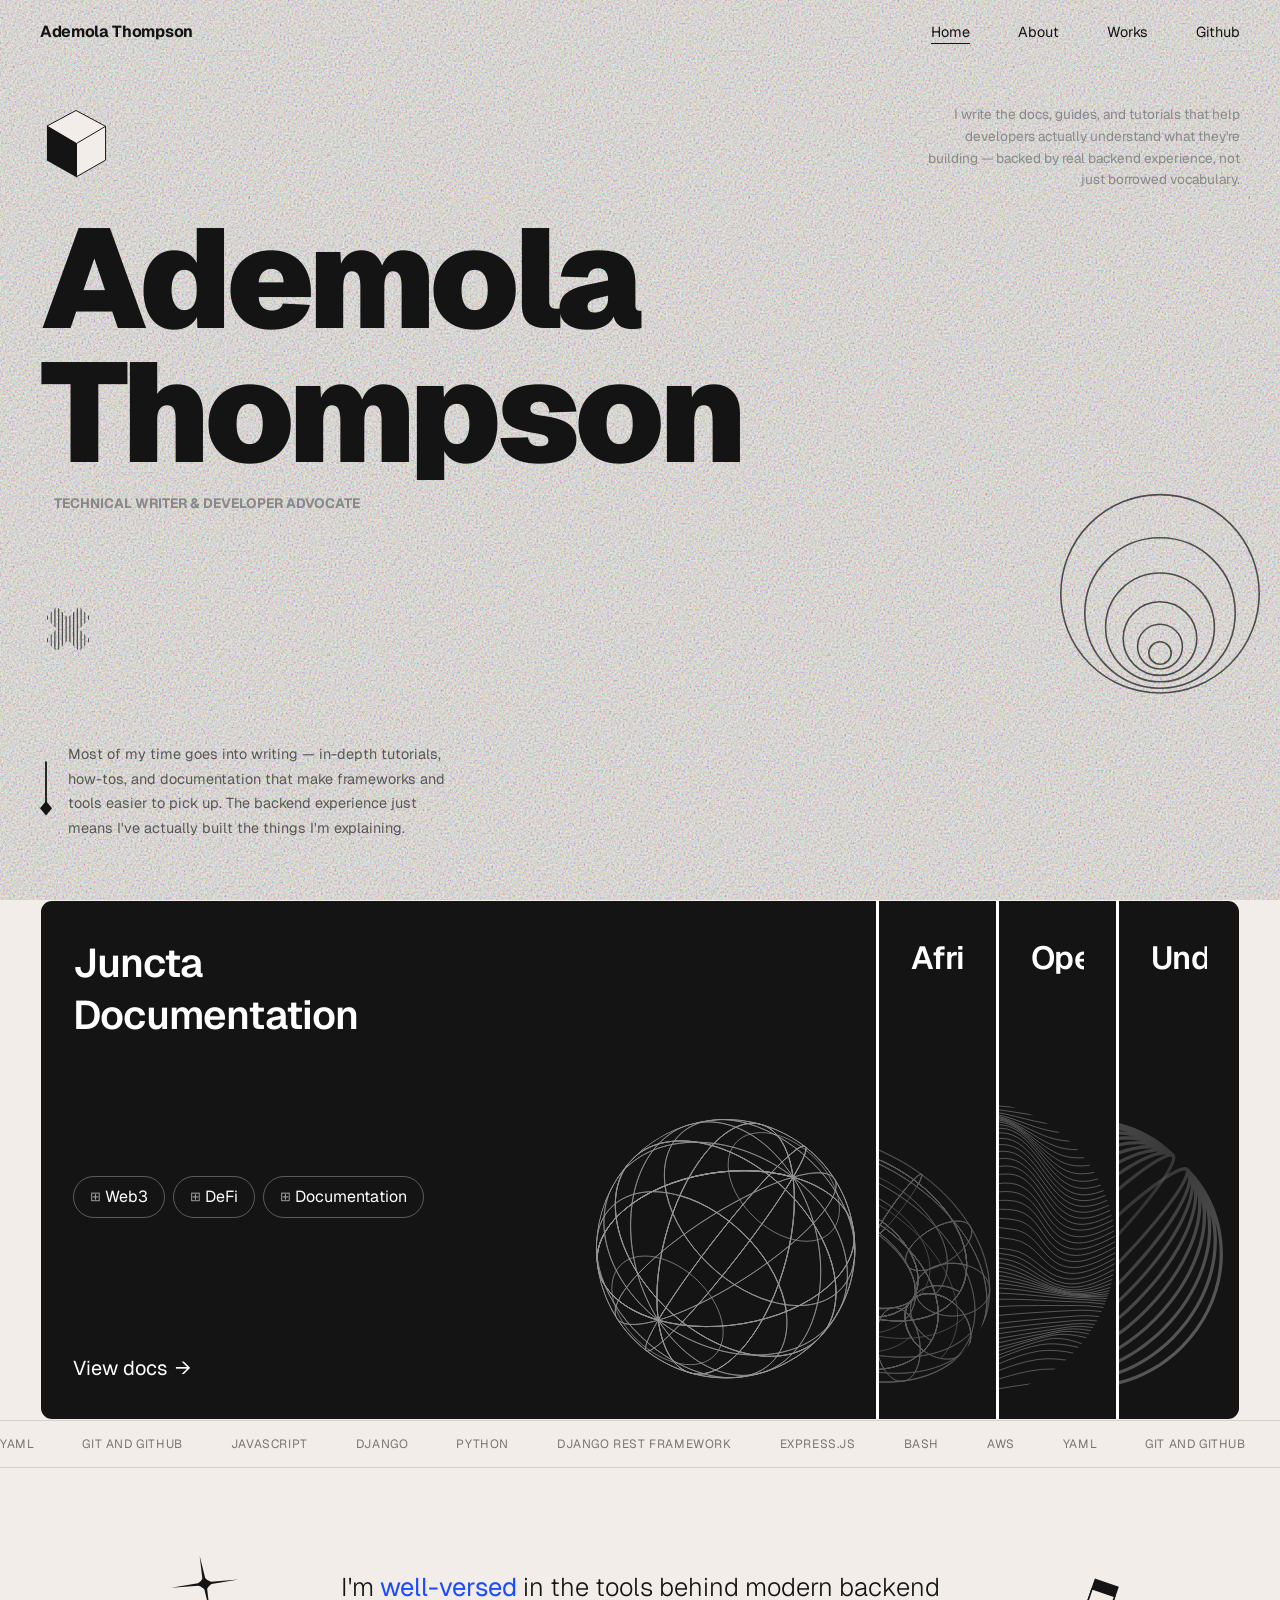
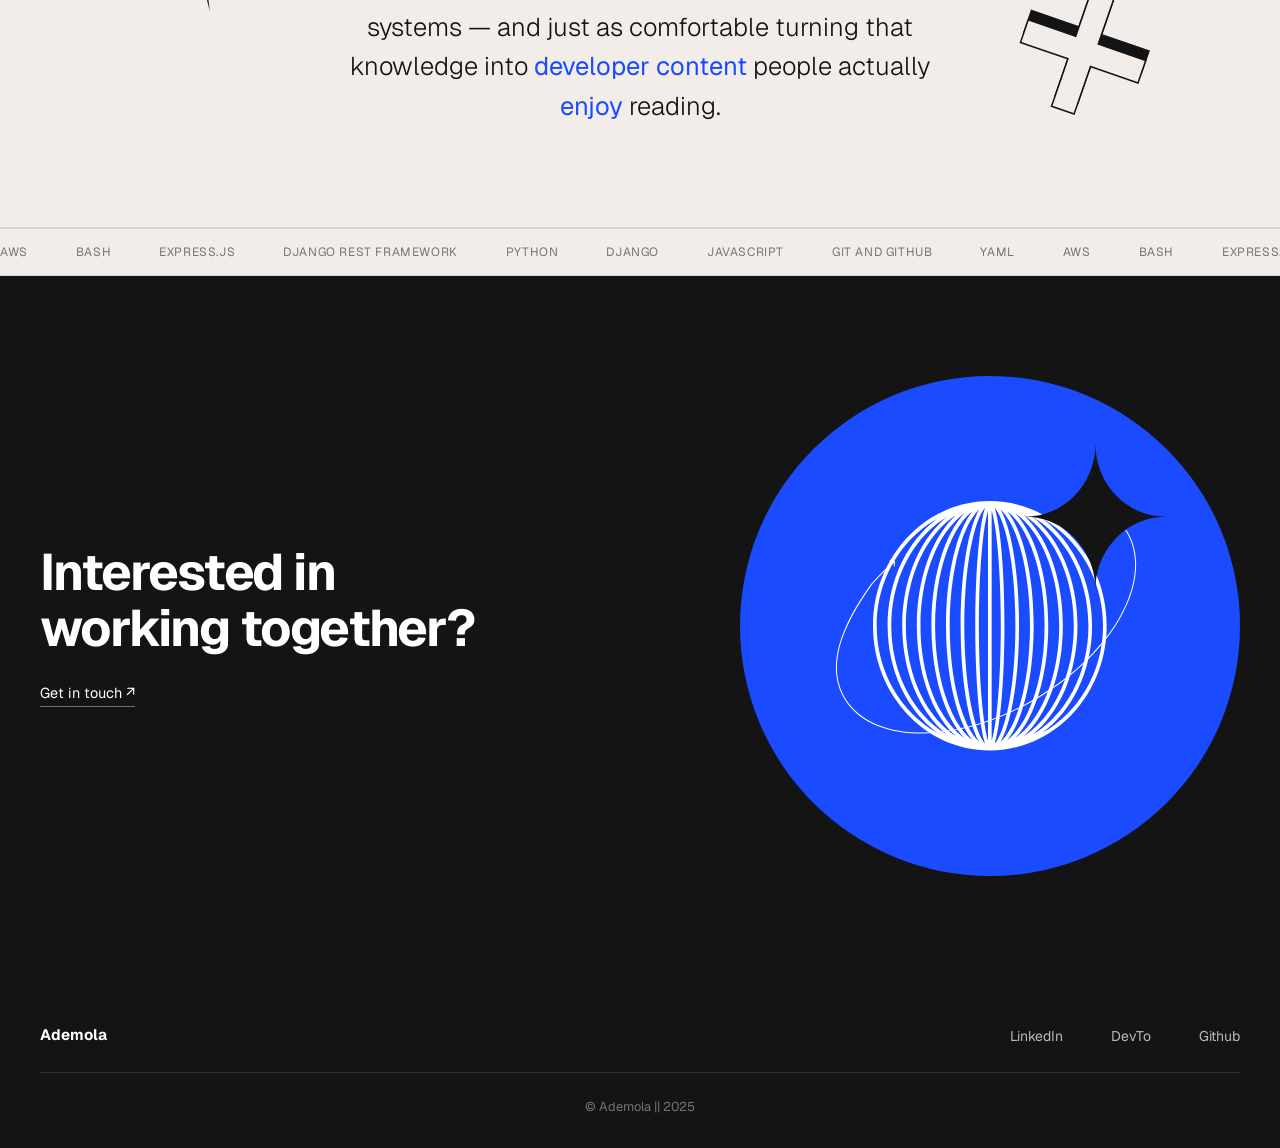
<file: index.html>
<!doctype html>
<html lang="en">
  <head>
    <meta charset="UTF-8" />
    <meta name="viewport" content="width=device-width, initial-scale=1.0" />
    <title>Ademola Thompson — Technical Writer & Developer Advocate</title>
    <meta
      name="description"
      content="Technical writer and developer advocate with a backend engineering background. I write docs, guides, and tutorials that help developers actually understand what they're building."
    />
    <link rel="stylesheet" href="css/main.css" />
    <link rel="stylesheet" href="css/home.css" />
  </head>
  <body>
    <!-- ── Nav ── -->
    <nav class="nav" aria-label="Main navigation">
      <a href="index.html" class="nav__logo">Ademola Thompson</a>
      <button
        class="nav__toggle"
        aria-label="Toggle menu"
        aria-expanded="false"
      >
        <span></span>
        <span></span>
        <span></span>
      </button>
      <ul class="nav__links">
        <li><a href="index.html">Home</a></li>
        <li><a href="about.html">About</a></li>
        <li><a href="works.html">Works</a></li>
        <li>
          <a href="https://github.com/ade555" target="_blank" rel="noopener"
            >Github</a
          >
        </li>
      </ul>
    </nav>

    <main>
      <!-- ── Hero ── -->
      <section class="hero">
        <div class="hero__top">
          <div class="hero__cube" aria-hidden="true">
            <svg
              class="cube-svg"
              viewBox="-6 -6 73 81"
              fill="none"
              xmlns="http://www.w3.org/2000/svg"
            >
              <g class="cube-group cube-group--cream">
                <path
                  d="M31 34.0264L30.7539 33.8818L1.02051 16.3594L30.5 0.566406L60.5 16.6387V50.9062L31 67.7627V34.0264Z"
                  fill="var(--cream)"
                  stroke="var(--black)"
                  stroke-width="1"
                />
                <line
                  x1="31"
                  y1="34.0264"
                  x2="60.5"
                  y2="16.6387"
                  stroke="var(--black)"
                  stroke-width="1"
                />
              </g>
              <g class="cube-group cube-group--black">
                <path
                  d="M0 0L30.5 17.9732L30.5 52.2857L0 34.8571L0 0Z"
                  fill="var(--black)"
                  transform="translate(1.02051, 16.3594)"
                />
              </g>
            </svg>
          </div>

          <!-- Subtitle — top right -->
          <p class="hero__subtitle">
            I write the docs, guides, and tutorials that help developers
            actually understand what they're building — backed by real backend
            experience, not just borrowed vocabulary.
          </p>
        </div>

        <!-- Big name -->
        <h1 class="hero__name">
          <span class="hero__name-line" data-reveal>Ademola</span>
          <span class="hero__name-line" data-reveal>Thompson</span>
        </h1>
        <h2 class="hero__subtitle job-title">
          TECHNICAL WRITER & DEVELOPER ADVOCATE
        </h2>

        <!-- Decorative row between name and arrow -->
        <div class="hero__deco" aria-hidden="true">
          <svg
            class="hero__cross"
            viewBox="0 0 60 60"
            fill="none"
            xmlns="http://www.w3.org/2000/svg"
          >
            <defs>
              <clipPath id="xshape">
                <polygon
                  points="30,18 42,6 54,18 42,30 54,42 42,54 30,42 18,54 6,42 18,30 6,18 18,6"
                />
              </clipPath>
            </defs>
            <!-- Hatched lines clipped to X shape -->
            <g
              clip-path="url(#xshape)"
              stroke="currentColor"
              stroke-width="1.2"
            >
              <line x1="-10" y1="0" x2="70" y2="0" />
              <line x1="-10" y1="4" x2="70" y2="4" />
              <line x1="-10" y1="8" x2="70" y2="8" />
              <line x1="-10" y1="12" x2="70" y2="12" />
              <line x1="-10" y1="16" x2="70" y2="16" />
              <line x1="-10" y1="20" x2="70" y2="20" />
              <line x1="-10" y1="24" x2="70" y2="24" />
              <line x1="-10" y1="28" x2="70" y2="28" />
              <line x1="-10" y1="32" x2="70" y2="32" />
              <line x1="-10" y1="36" x2="70" y2="36" />
              <line x1="-10" y1="40" x2="70" y2="40" />
              <line x1="-10" y1="44" x2="70" y2="44" />
              <line x1="-10" y1="48" x2="70" y2="48" />
              <line x1="-10" y1="52" x2="70" y2="52" />
              <line x1="-10" y1="56" x2="70" y2="56" />
              <line x1="-10" y1="60" x2="70" y2="60" />
            </g>
          </svg>

          <svg
            class="hero__circles"
            viewBox="0 0 200 200"
            fill="none"
            xmlns="http://www.w3.org/2000/svg"
            style="overflow: visible"
          >
            <circle
              cx="100"
              cy="130"
              r="14"
              stroke="currentColor"
              stroke-width="2"
            />
            <circle
              cx="100"
              cy="122"
              r="28"
              stroke="currentColor"
              stroke-width="2"
            />
            <circle
              cx="100"
              cy="112"
              r="46"
              stroke="currentColor"
              stroke-width="2"
            />
            <circle
              cx="100"
              cy="98"
              r="68"
              stroke="currentColor"
              stroke-width="2"
            />
            <circle
              cx="100"
              cy="80"
              r="94"
              stroke="currentColor"
              stroke-width="2"
            />
            <circle
              cx="100"
              cy="56"
              r="124"
              stroke="currentColor"
              stroke-width="2"
            />
          </svg>
        </div>

        <!-- Tagline-->
        <div class="hero__bottom">
          <div class="hero__tagline-wrapper">
            <svg
              class="hero__tagline-line"
              viewBox="-4 0 20 92"
              fill="none"
              xmlns="http://www.w3.org/2000/svg"
            >
              <line
                x1="6"
                y1="0"
                x2="6"
                y2="72"
                stroke="currentColor"
                stroke-width="3"
              />
              <polygon points="6,90 -4,78 6,66 16,78" fill="currentColor" />
            </svg>
            <p class="hero__tagline">
              Most of my time goes into writing — in-depth tutorials, how-tos,
              and documentation that make frameworks and tools easier to pick
              up. The backend experience just means I've actually built the
              things I'm explaining.
            </p>
          </div>
        </div>
      </section>

      <!-- ── Articles ── -->
      <section class="articles">
        <div class="articles__track" id="articlesTrack">
          <article class="article-card" data-card data-active>
            <h3 class="article-card__title">Juncta Documentation</h3>
            <div class="article-card__tags">
              <span class="tag">Web3</span>
              <span class="tag">DeFi</span>
              <span class="tag">Documentation</span>
            </div>
            <div class="article-card__orb" aria-hidden="true">
              <img src="assets/images/orb1.svg" alt="" />
            </div>
            <a
              href="https://docs.juncta.xyz/"
              target="_blank"
              rel="noopener"
              class="article-card__link"
              >View docs <span>→</span></a
            >
          </article>

          <article class="article-card" data-card>
            <h3 class="article-card__title">Afrimarket Documentation</h3>
            <div class="article-card__tags">
              <span class="tag">Python</span>
              <span class="tag">API</span>
              <span class="tag">Database</span>
              <span class="tag">Documentation</span>
            </div>
            <div class="article-card__orb" aria-hidden="true">
              <img src="assets/images/orb2.svg" alt="" />
            </div>
            <a
              href="https://afrimarket.readthedocs.io/en/latest/"
              target="_blank"
              rel="noopener"
              class="article-card__link"
              >View docs <span>→</span></a
            >
          </article>

          <article class="article-card" data-card>
            <h3 class="article-card__title">OpenAPI Spec Translator CLI</h3>
            <div class="article-card__tags">
              <span class="tag">CLI</span>
              <span class="tag">Automation</span>
            </div>
            <div class="article-card__orb" aria-hidden="true">
              <img src="assets/images/orb3.svg" alt="" />
            </div>
            <a
              href="https://github.com/ade555/trans-spec"
              target="_blank"
              rel="noopener"
              class="article-card__link"
              >View project<span>→</span></a
            >
          </article>

          <article class="article-card" data-card>
            <h3 class="article-card__title">
              Understanding User Needs in Technical Writing: How Frameworks Like
              Diátaxis Help
            </h3>
            <div class="article-card__tags">
              <span class="tag">Documentation</span>
              <span class="tag">DevRel</span>
              <span class="tag">Technical writing</span>
            </div>
            <div class="article-card__orb" aria-hidden="true">
              <img src="assets/images/orb4.svg" alt="" />
            </div>
            <a
              href="https://dev.to/superherojt/understanding-user-needs-in-technical-writing-how-frameworks-like-diataxis-help-2l9n"
              target="_blank"
              rel="noopener"
              class="article-card__link"
              >Read article <span>→</span></a
            >
          </article>
        </div>
      </section>

      <!-- ── Skills Ticker (top) ── -->
      <section class="ticker" aria-label="Skills">
        <div class="ticker__row ticker__row--left">
          <div class="ticker__inner">
            <span>YAML</span><span>Git and GitHub</span><span>Javascript</span>
            <span>Django</span><span>Python</span
            ><span>Django REST Framework</span> <span>Express.js</span
            ><span>Bash</span><span>AWS</span> <span>YAML</span
            ><span>Git and GitHub</span><span>Javascript</span>
            <span>Django</span><span>Python</span
            ><span>Django REST Framework</span> <span>Express.js</span
            ><span>Bash</span><span>AWS</span>
          </div>
        </div>
      </section>

      <!-- ── Well-versed blurb ── -->
      <section class="versed">
        <div class="versed__inner">
          <svg
            class="versed__star"
            viewBox="0 0 74 61"
            fill="currentColor"
            xmlns="http://www.w3.org/2000/svg"
            aria-hidden="true"
          >
            <path
              d="M37.2166 24.0562L31.2289 -8.45113e-06L34.0786 24.4417C33.1628 26.5627 31.4983 28.4104 29.2965 29.7503L-9.36954e-06 34.6671L29.7661 32.327C32.349 33.0791 34.5993 34.4458 36.2311 36.2537L42.2188 60.3099L39.3691 35.8682C40.2849 33.7472 41.9494 31.8995 44.1511 30.5596L73.4477 25.6429L43.6816 27.9829C41.0987 27.2308 38.8484 25.8641 37.2166 24.0562Z"
            />
          </svg>
          <p class="versed__text">
            I'm <em>well-versed</em> in the tools behind modern backend systems
            — and just as comfortable turning that knowledge into
            <em>developer content</em> people actually <em>enjoy</em> reading.
          </p>
          <svg
            class="versed__plus"
            viewBox="0 0 157 157"
            xmlns="http://www.w3.org/2000/svg"
            aria-hidden="true"
          >
            <path
              d="M145.466 82.7067L95.7769 65.5636L112.914 15.8619L89.3278 7.72447L72.1722 57.4197L22.483 40.2766L14.3331 63.8689L64.0407 81.0185L46.8852 130.714L70.484 138.845L87.6271 89.1559L137.329 106.293L145.466 82.7067Z"
              fill="var(--black)"
              stroke="var(--black)"
              stroke-width="1.5949"
              stroke-miterlimit="10"
            />
            <path
              d="M142.076 92.5341L92.3745 75.397L109.53 25.7017L85.9253 17.5579L68.7822 67.2471L19.0928 50.104L10.9491 73.7087L60.6383 90.8519L43.4952 140.541L67.0998 148.685L84.2431 98.9957L133.932 116.139L142.076 92.5341Z"
              fill="var(--cream)"
              stroke="var(--black)"
              stroke-width="1.5949"
              stroke-miterlimit="10"
            />
          </svg>
        </div>
      </section>

      <!-- ── Skills Ticker (bottom) ── -->
      <section class="ticker" aria-label="Skills">
        <div class="ticker__row ticker__row--right">
          <div class="ticker__inner">
            <span>AWS</span><span>Bash</span><span>Express.js</span>
            <span>Django REST Framework</span><span>Python</span
            ><span>Django</span> <span>Javascript</span
            ><span>Git and GitHub</span><span>YAML</span> <span>AWS</span
            ><span>Bash</span><span>Express.js</span>
            <span>Django REST Framework</span><span>Python</span
            ><span>Django</span> <span>Javascript</span
            ><span>Git and GitHub</span><span>YAML</span>
          </div>
        </div>
      </section>

      <!-- ── CTA ── -->
      <section class="cta-section">
        <div class="cta-section__text">
          <h2>Interested in<br />working together?</h2>
          <a href="mailto:ademolathompson5@gmail.com">Get in touch ↗</a>
        </div>
        <div class="cta-section__orb" aria-hidden="true">
          <svg
            class="orb-globe"
            viewBox="0 0 175 187"
            fill="none"
            xmlns="http://www.w3.org/2000/svg"
          >
            <path
              fill-rule="evenodd"
              clip-rule="evenodd"
              d="M174.77 93.288C174.77 144.81 135.647 186.576 87.3851 186.576C39.1236 186.576 0 144.81 0 93.288C0 41.7665 39.1236 0 87.3851 0C135.647 0 174.77 41.7665 174.77 93.288ZM76.462 93.288C76.462 52.3483 79.5499 17.5681 83.845 5.00822C83.034 5.90608 82.1574 7.14369 81.2324 8.81441C78.8104 13.1889 76.5345 19.7131 74.5867 28.0305C70.7016 44.6205 68.2696 67.6938 68.2696 93.288C68.2696 118.882 70.7016 141.956 74.5867 158.546C76.5345 166.863 78.8104 173.387 81.2324 177.762C82.1574 179.432 83.034 180.67 83.845 181.568C79.5498 169.008 76.462 134.228 76.462 93.288ZM93.5378 8.81441C92.6128 7.14368 91.7362 5.90607 90.9252 5.00821C95.2203 17.568 98.3082 52.3483 98.3082 93.288C98.3082 134.228 95.2203 169.008 90.9252 181.568C91.7362 180.67 92.6128 179.432 93.5378 177.762C95.9598 173.387 98.2357 166.863 100.183 158.546C104.069 141.956 106.501 118.882 106.501 93.288C106.501 67.6938 104.069 44.6205 100.183 28.0305C98.2357 19.7131 95.9598 13.1889 93.5378 8.81441ZM79.4075 6.41551C78.4976 7.21893 77.5853 8.16673 76.6731 9.26503C73.0531 13.6238 69.6684 20.0974 66.7705 28.347C60.9824 44.8248 57.3465 67.7843 57.3465 93.288C57.3465 118.792 60.9824 141.751 66.7705 158.229C69.6684 166.479 73.0531 172.952 76.6731 177.311C77.5853 178.409 78.4976 179.357 79.4075 180.161C71.2877 166.553 65.5388 132.788 65.5388 93.288C65.5388 53.7885 71.2877 20.0227 79.4075 6.41551ZM95.3627 6.41551C96.2726 7.21893 97.185 8.16672 98.0971 9.26503C101.717 13.6238 105.102 20.0974 108 28.347C113.788 44.8248 117.424 67.7843 117.424 93.288C117.424 118.792 113.788 141.751 108 158.229C105.102 166.479 101.717 172.952 98.0971 177.311C97.185 178.409 96.2726 179.357 95.3627 180.161C103.482 166.553 109.231 132.788 109.231 93.288C109.231 53.7885 103.482 20.0227 95.3627 6.41551ZM58.9323 28.6272C63.3677 19.1572 68.6049 12.1142 74.2337 7.81673C62.6835 22.2404 54.6157 55.0821 54.6157 93.288C54.6157 131.494 62.6835 164.336 74.2337 178.759C68.6049 174.462 63.3677 167.419 58.9323 157.949C51.2523 141.551 46.4233 118.694 46.4233 93.288C46.4233 67.8817 51.2523 45.0247 58.9323 28.6272ZM115.838 28.6272C111.403 19.1572 106.165 12.1142 100.536 7.81673C112.087 22.2404 120.155 55.0821 120.155 93.288C120.155 131.494 112.087 164.336 100.536 178.759C106.165 174.462 111.403 167.419 115.838 157.949C123.518 141.551 128.347 118.694 128.347 93.288C128.347 67.8817 123.518 45.0247 115.838 28.6272ZM68.4657 9.17541C61.9984 13.6213 56.0892 20.3152 51.0817 28.8685C41.5098 45.2181 35.5002 67.9862 35.5002 93.288C35.5002 118.59 41.5098 141.358 51.0817 157.708C56.0892 166.261 61.9984 172.955 68.4657 177.401C53.8089 162.344 43.6926 130.339 43.6926 93.288C43.6926 56.2374 53.8089 24.2316 68.4657 9.17541ZM106.304 9.17541C112.772 13.6213 118.681 20.3152 123.689 28.8685C133.26 45.2181 139.27 67.9862 139.27 93.288C139.27 118.59 133.26 141.358 123.689 157.708C118.681 166.261 112.772 172.955 106.304 177.401C120.961 162.344 131.078 130.339 131.078 93.288C131.078 56.2374 120.961 24.2316 106.304 9.17541ZM43.2268 29.0726C48.694 21.2905 55.1079 14.9851 62.1693 10.5163C44.6979 26.0768 32.7694 57.303 32.7694 93.288C32.7694 129.273 44.6979 160.499 62.1693 176.06C55.1079 171.591 48.694 165.286 43.2268 157.503C31.7539 141.173 24.5771 118.479 24.5771 93.288C24.5771 68.097 31.7539 45.4031 43.2268 29.0726ZM131.543 29.0726C126.076 21.2905 119.662 14.9851 112.601 10.5163C130.072 26.0768 142.001 57.303 142.001 93.288C142.001 129.273 130.072 160.499 112.601 176.06C119.662 171.591 126.076 165.286 131.543 157.503C143.016 141.173 150.193 118.479 150.193 93.288C150.193 68.097 143.016 45.4031 131.543 29.0726ZM55.3299 11.9007C30.7695 26.4648 13.6539 57.2569 13.6539 93.288C13.6539 129.319 30.7695 160.111 55.3299 174.675C35.3471 158.695 21.8463 128.236 21.8463 93.288C21.8463 58.3403 35.3472 27.8809 55.3299 11.9007ZM119.44 11.9007C144.001 26.4648 161.116 57.2569 161.116 93.288C161.116 129.319 144.001 160.111 119.44 174.675C139.423 158.695 152.924 128.236 152.924 93.288C152.924 58.3403 139.423 27.8809 119.44 11.9007ZM2.73078 93.288C2.73078 58.4558 21.1899 28.2262 48.2348 13.1396C25.8882 29.4231 10.9231 59.2234 10.9231 93.288C10.9231 127.353 25.8882 157.153 48.2347 173.436C21.1899 158.35 2.73078 128.12 2.73078 93.288ZM172.039 93.288C172.039 58.4558 153.58 28.2262 126.535 13.1396C148.882 29.4231 163.847 59.2234 163.847 93.288C163.847 127.353 148.882 157.153 126.535 173.436C153.58 158.35 172.039 128.12 172.039 93.288ZM92.3992 27.685C94.358 44.4134 95.5775 67.609 95.5775 93.288C95.5775 118.967 94.358 142.163 92.3992 158.891C91.4175 167.276 90.2624 173.924 89.0181 178.419C88.9284 178.743 88.8391 179.052 88.7505 179.347L88.7505 7.22888C88.8391 7.52386 88.9284 7.83324 89.0181 8.15726C90.2624 12.6523 91.4175 19.3004 92.3992 27.685ZM86.0197 179.347L86.0197 7.22888C85.9311 7.52386 85.8418 7.83324 85.7521 8.15726C84.5078 12.6523 83.3527 19.3004 82.371 27.685C80.4122 44.4134 79.1928 67.609 79.1928 93.288C79.1928 118.967 80.4122 142.163 82.371 158.891C83.3527 167.276 84.5078 173.924 85.7521 178.419C85.8418 178.743 85.9311 179.052 86.0197 179.347Z"
              fill="white"
            />
          </svg>
          <svg
            class="orb-star"
            viewBox="0 0 280 253"
            fill="none"
            xmlns="http://www.w3.org/2000/svg"
          >
            <path
              d="M205.293 40.9142C205.086 40.8748 204.884 41.0149 204.843 41.227C204.801 41.4392 204.936 41.6432 205.143 41.6826L205.293 40.9142ZM53.3843 104.761L53.1057 104.497C53.0952 104.508 53.0854 104.52 53.0763 104.533L53.3843 104.761ZM70.8993 87.5382C70.9107 87.3226 70.7489 87.1406 70.5378 87.1318L67.0985 86.9883C66.8874 86.9795 66.7071 87.1472 66.6956 87.3628C66.6842 87.5784 66.8461 87.7604 67.0571 87.7692L70.1143 87.8967L69.9489 91.0201C69.9375 91.2357 70.0993 91.4177 70.3104 91.4265C70.5214 91.4353 70.7018 91.2676 70.7132 91.052L70.8993 87.5382ZM244.863 67.74C254.239 85.3419 250.95 108.006 237.919 130.471C224.892 152.929 202.162 175.12 172.805 191.699L173.169 192.382C202.626 175.746 225.467 153.462 238.576 130.863C251.68 108.272 255.091 85.2977 245.536 67.3596L244.863 67.74ZM172.805 191.699C143.449 208.278 113.058 216.087 87.6633 215.327C62.2598 214.567 41.931 205.241 32.5548 187.639L31.8813 188.019C41.4366 205.957 62.0859 215.344 87.6308 216.108C113.185 216.873 143.712 209.017 173.169 192.382L172.805 191.699ZM205.143 41.6826C223.274 45.1308 237.47 53.8622 244.863 67.74L245.536 67.3596C238.004 53.2193 223.573 44.3908 205.293 40.9142L205.143 41.6826ZM32.5548 187.639C26.4704 176.217 26.2117 163.305 30.2497 149.363C34.2897 135.413 42.6252 120.457 53.6923 104.989L53.0763 104.533C41.985 120.035 33.592 135.076 29.5159 149.15C25.4377 163.231 25.675 176.368 31.8813 188.019L32.5548 187.639ZM53.6629 105.025C61.2671 96.6799 61.8196 96.1326 70.7728 87.8096L70.2616 87.2349C61.2942 95.5711 60.7261 96.1339 53.1057 104.497L53.6629 105.025Z"
              fill="white"
            />
            <path
              d="M220.608 0C220.608 29.9966 197.061 54.3136 168.014 54.3136C197.061 54.3136 220.608 78.6306 220.608 108.627C220.608 78.6306 244.155 54.3136 273.202 54.3136C244.155 54.3136 220.608 29.9966 220.608 0Z"
              fill="white"
            />
          </svg>
        </div>
      </section>
    </main>

    <!-- ── Footer ── -->
    <footer class="footer footer--dark">
      <div class="footer__inner">
        <a href="index.html" class="footer__logo">Ademola</a>
        <ul class="footer__links">
          <li>
            <a
              href="https://www.linkedin.com/in/ademola-thompson/"
              target="_blank"
              rel="noopener"
              >LinkedIn</a
            >
          </li>
          <!-- <li><a href="#" target="_blank" rel="noopener">Resume</a></li> -->
          <li>
            <a href="https://dev.to/superherojt" target="_blank" rel="noopener"
              >DevTo</a
            >
          </li>
          <li>
            <a href="https://github.com/ade555" target="_blank" rel="noopener"
              >Github</a
            >
          </li>
        </ul>
      </div>
      <p class="footer__copy">© Ademola || 2025</p>
    </footer>

    <script src="js/main.js"></script>
    <script src="js/home.js"></script>
  </body>
</html>
</file>
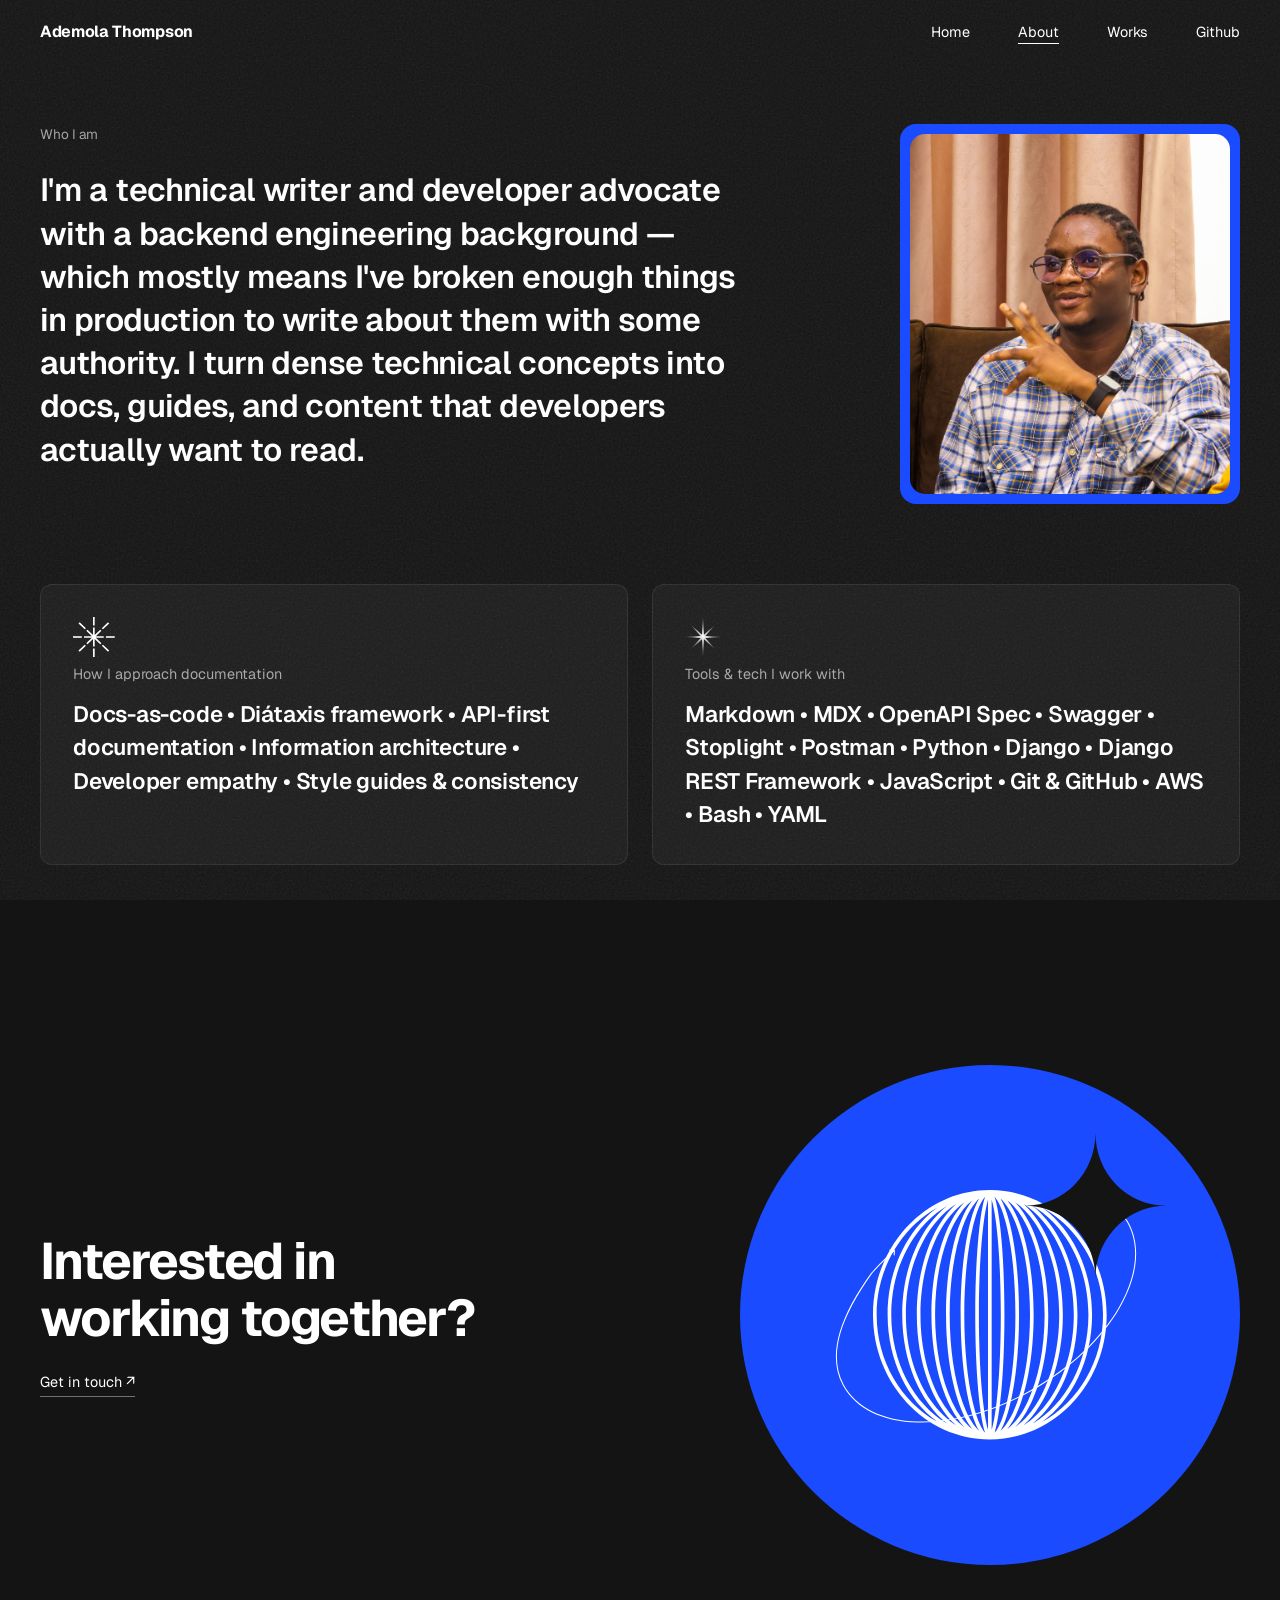
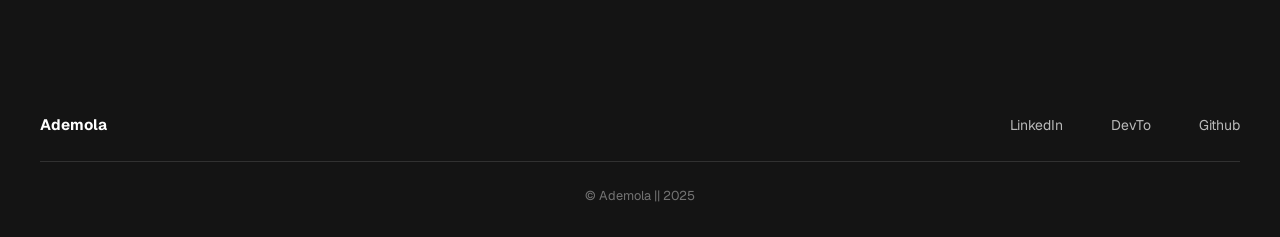
<file: about.html>
<!doctype html>
<html lang="en">
  <head>
    <meta charset="UTF-8" />
    <meta name="viewport" content="width=device-width, initial-scale=1.0" />
    <title>About — Ademola Thompson</title>
    <meta
      name="description"
      content="Technical writer and developer advocate with a backend engineering background, turning dense technical concepts into docs and content developers actually want to read."
    />
    <link rel="stylesheet" href="css/main.css" />
    <link rel="stylesheet" href="css/about.css" />
  </head>
  <body class="page--dark">
    <!-- ── Nav ── -->
    <nav class="nav nav--dark" aria-label="Main navigation">
      <a href="index.html" class="nav__logo">Ademola Thompson</a>
      <button
        class="nav__toggle"
        aria-label="Toggle menu"
        aria-expanded="false"
      >
        <span></span>
        <span></span>
        <span></span>
      </button>
      <ul class="nav__links">
        <li><a href="index.html">Home</a></li>
        <li><a href="about.html" class="active">About</a></li>
        <li><a href="works.html">Works</a></li>
        <li>
          <a href="https://github.com/ade555" target="_blank" rel="noopener"
            >Github</a
          >
        </li>
      </ul>
    </nav>

    <main>
      <!-- ── Who I am ── -->
      <section class="about-hero">
        <div class="about-hero__text">
          <p class="about-hero__label">Who I am</p>
          <h1 class="about-hero__heading">
            I'm a technical writer and developer advocate with a backend
            engineering background — which mostly means I've broken enough
            things in production to write about them with some authority. I turn
            dense technical concepts into docs, guides, and content that
            developers actually want to read.
          </h1>
        </div>
        <div class="about-hero__photo">
          <img
            src="assets/images/ademola-thompson.JPG"
            alt="Ademola Thompson"
          />
        </div>
      </section>

      <!-- ── Skill Cards ── -->
      <section class="skills-grid">
        <div class="skill-card">
          <svg
            width="42"
            height="40"
            viewBox="0 0 42 40"
            fill="none"
            xmlns="http://www.w3.org/2000/svg"
          >
            <path d="M20.032 8.42105V0H21.6785V8.42105H20.032Z" fill="white" />
            <path
              d="M18.8678 19.2105L13.2878 13.8593L14.452 12.7428L20.032 18.094V10.5263H21.6785V18.094L27.2585 12.7428L28.4228 13.8593L22.8427 19.2105H30.7341V20.7895H22.8428L28.4228 26.1406L27.2585 27.2571L21.6785 21.9059V29.4737H20.032V21.9059L14.452 27.2571L13.2878 26.1406L18.8678 20.7895H10.9765V19.2105H18.8678Z"
              fill="white"
            />
            <path d="M0 19.2105H8.78117V20.7895H0V19.2105Z" fill="white" />
            <path
              d="M32.9294 19.2105H41.7105V20.7895H32.9294V19.2105Z"
              fill="white"
            />
            <path d="M20.032 31.5789V40H21.6785V31.5789H20.032Z" fill="white" />
            <path
              d="M11.7355 27.6293L5.52625 33.5839L6.69048 34.7003L12.8997 28.7458L11.7355 27.6293Z"
              fill="white"
            />
            <path
              d="M28.8108 11.2542L35.0201 5.29959L36.1843 6.41607L29.9751 12.3707L28.8108 11.2542Z"
              fill="white"
            />
            <path
              d="M29.9751 27.6293L36.1843 33.5839L35.0201 34.7003L28.8108 28.7458L29.9751 27.6293Z"
              fill="white"
            />
            <path
              d="M12.8997 11.2542L6.69049 5.29959L5.52626 6.41607L11.7355 12.3707L12.8997 11.2542Z"
              fill="white"
            />
          </svg>

          <p class="skill-card__label">How I approach documentation</p>
          <p class="skill-card__list">
            Docs-as-code • Diátaxis framework • API-first documentation •
            Information architecture • Developer empathy • Style guides &
            consistency
          </p>
        </div>

        <div class="skill-card">
          <svg
            width="36"
            height="40"
            viewBox="0 0 36 40"
            fill="none"
            xmlns="http://www.w3.org/2000/svg"
          >
            <path
              d="M18 0C18 0 18.8211 9.95847 18.9752 17.6843C23.4229 13.4933 29.3345 8.68635 29.3345 8.68635C29.3345 8.68635 24.5381 14.585 20.3504 19.031C27.2639 19.1997 36 20 36 20C36 20 27.2467 20.8019 20.33 20.9695C24.5176 25.4155 29.3137 31.3137 29.3137 31.3137C29.3137 31.3137 23.4202 26.5215 18.9748 22.3351C18.8197 30.0581 18 40 18 40C18 40 17.1817 30.0746 17.0255 22.3543C12.5826 26.5362 6.7071 31.3138 6.7071 31.3138C6.7071 31.3138 11.5029 25.4159 15.6904 20.97C8.77051 20.8035 0 20 0 20C0 20 8.75326 19.1981 15.67 19.0305C11.4823 14.5845 6.68629 8.68633 6.68629 8.68633C6.68629 8.68633 12.5798 13.4786 17.0252 17.665C17.1803 9.94192 18 0 18 0Z"
              fill="url(#paint0_radial_268_774)"
            />
            <defs>
              <radialGradient
                id="paint0_radial_268_774"
                cx="0"
                cy="0"
                r="1"
                gradientUnits="userSpaceOnUse"
                gradientTransform="translate(18 19.25) rotate(57.4396) scale(24.6196 19.0471)"
              >
                <stop stop-color="white" />
                <stop offset="1" stop-color="#3A3A3A" stop-opacity="0.73" />
              </radialGradient>
            </defs>
          </svg>

          <p class="skill-card__label">Tools & tech I work with</p>
          <p class="skill-card__list">
            Markdown • MDX • OpenAPI Spec • Swagger • Stoplight • Postman •
            Python • Django • Django REST Framework • JavaScript • Git & GitHub
            • AWS • Bash • YAML
          </p>
        </div>
      </section>

      <!-- ── CTA ── -->
      <section class="cta-section">
        <div class="cta-section__text">
          <h2>Interested in<br />working together?</h2>
          <a href="mailto:ademolathompson5@gmail.com">Get in touch ↗</a>
        </div>
        <div class="cta-section__orb" aria-hidden="true">
          <svg
            class="orb-globe"
            viewBox="0 0 175 187"
            fill="none"
            xmlns="http://www.w3.org/2000/svg"
          >
            <path
              fill-rule="evenodd"
              clip-rule="evenodd"
              d="M174.77 93.288C174.77 144.81 135.647 186.576 87.3851 186.576C39.1236 186.576 0 144.81 0 93.288C0 41.7665 39.1236 0 87.3851 0C135.647 0 174.77 41.7665 174.77 93.288ZM76.462 93.288C76.462 52.3483 79.5499 17.5681 83.845 5.00822C83.034 5.90608 82.1574 7.14369 81.2324 8.81441C78.8104 13.1889 76.5345 19.7131 74.5867 28.0305C70.7016 44.6205 68.2696 67.6938 68.2696 93.288C68.2696 118.882 70.7016 141.956 74.5867 158.546C76.5345 166.863 78.8104 173.387 81.2324 177.762C82.1574 179.432 83.034 180.67 83.845 181.568C79.5498 169.008 76.462 134.228 76.462 93.288ZM93.5378 8.81441C92.6128 7.14368 91.7362 5.90607 90.9252 5.00821C95.2203 17.568 98.3082 52.3483 98.3082 93.288C98.3082 134.228 95.2203 169.008 90.9252 181.568C91.7362 180.67 92.6128 179.432 93.5378 177.762C95.9598 173.387 98.2357 166.863 100.183 158.546C104.069 141.956 106.501 118.882 106.501 93.288C106.501 67.6938 104.069 44.6205 100.183 28.0305C98.2357 19.7131 95.9598 13.1889 93.5378 8.81441ZM79.4075 6.41551C78.4976 7.21893 77.5853 8.16673 76.6731 9.26503C73.0531 13.6238 69.6684 20.0974 66.7705 28.347C60.9824 44.8248 57.3465 67.7843 57.3465 93.288C57.3465 118.792 60.9824 141.751 66.7705 158.229C69.6684 166.479 73.0531 172.952 76.6731 177.311C77.5853 178.409 78.4976 179.357 79.4075 180.161C71.2877 166.553 65.5388 132.788 65.5388 93.288C65.5388 53.7885 71.2877 20.0227 79.4075 6.41551ZM95.3627 6.41551C96.2726 7.21893 97.185 8.16672 98.0971 9.26503C101.717 13.6238 105.102 20.0974 108 28.347C113.788 44.8248 117.424 67.7843 117.424 93.288C117.424 118.792 113.788 141.751 108 158.229C105.102 166.479 101.717 172.952 98.0971 177.311C97.185 178.409 96.2726 179.357 95.3627 180.161C103.482 166.553 109.231 132.788 109.231 93.288C109.231 53.7885 103.482 20.0227 95.3627 6.41551ZM58.9323 28.6272C63.3677 19.1572 68.6049 12.1142 74.2337 7.81673C62.6835 22.2404 54.6157 55.0821 54.6157 93.288C54.6157 131.494 62.6835 164.336 74.2337 178.759C68.6049 174.462 63.3677 167.419 58.9323 157.949C51.2523 141.551 46.4233 118.694 46.4233 93.288C46.4233 67.8817 51.2523 45.0247 58.9323 28.6272ZM115.838 28.6272C111.403 19.1572 106.165 12.1142 100.536 7.81673C112.087 22.2404 120.155 55.0821 120.155 93.288C120.155 131.494 112.087 164.336 100.536 178.759C106.165 174.462 111.403 167.419 115.838 157.949C123.518 141.551 128.347 118.694 128.347 93.288C128.347 67.8817 123.518 45.0247 115.838 28.6272ZM68.4657 9.17541C61.9984 13.6213 56.0892 20.3152 51.0817 28.8685C41.5098 45.2181 35.5002 67.9862 35.5002 93.288C35.5002 118.59 41.5098 141.358 51.0817 157.708C56.0892 166.261 61.9984 172.955 68.4657 177.401C53.8089 162.344 43.6926 130.339 43.6926 93.288C43.6926 56.2374 53.8089 24.2316 68.4657 9.17541ZM106.304 9.17541C112.772 13.6213 118.681 20.3152 123.689 28.8685C133.26 45.2181 139.27 67.9862 139.27 93.288C139.27 118.59 133.26 141.358 123.689 157.708C118.681 166.261 112.772 172.955 106.304 177.401C120.961 162.344 131.078 130.339 131.078 93.288C131.078 56.2374 120.961 24.2316 106.304 9.17541ZM43.2268 29.0726C48.694 21.2905 55.1079 14.9851 62.1693 10.5163C44.6979 26.0768 32.7694 57.303 32.7694 93.288C32.7694 129.273 44.6979 160.499 62.1693 176.06C55.1079 171.591 48.694 165.286 43.2268 157.503C31.7539 141.173 24.5771 118.479 24.5771 93.288C24.5771 68.097 31.7539 45.4031 43.2268 29.0726ZM131.543 29.0726C126.076 21.2905 119.662 14.9851 112.601 10.5163C130.072 26.0768 142.001 57.303 142.001 93.288C142.001 129.273 130.072 160.499 112.601 176.06C119.662 171.591 126.076 165.286 131.543 157.503C143.016 141.173 150.193 118.479 150.193 93.288C150.193 68.097 143.016 45.4031 131.543 29.0726ZM55.3299 11.9007C30.7695 26.4648 13.6539 57.2569 13.6539 93.288C13.6539 129.319 30.7695 160.111 55.3299 174.675C35.3471 158.695 21.8463 128.236 21.8463 93.288C21.8463 58.3403 35.3472 27.8809 55.3299 11.9007ZM119.44 11.9007C144.001 26.4648 161.116 57.2569 161.116 93.288C161.116 129.319 144.001 160.111 119.44 174.675C139.423 158.695 152.924 128.236 152.924 93.288C152.924 58.3403 139.423 27.8809 119.44 11.9007ZM2.73078 93.288C2.73078 58.4558 21.1899 28.2262 48.2348 13.1396C25.8882 29.4231 10.9231 59.2234 10.9231 93.288C10.9231 127.353 25.8882 157.153 48.2347 173.436C21.1899 158.35 2.73078 128.12 2.73078 93.288ZM172.039 93.288C172.039 58.4558 153.58 28.2262 126.535 13.1396C148.882 29.4231 163.847 59.2234 163.847 93.288C163.847 127.353 148.882 157.153 126.535 173.436C153.58 158.35 172.039 128.12 172.039 93.288ZM92.3992 27.685C94.358 44.4134 95.5775 67.609 95.5775 93.288C95.5775 118.967 94.358 142.163 92.3992 158.891C91.4175 167.276 90.2624 173.924 89.0181 178.419C88.9284 178.743 88.8391 179.052 88.7505 179.347L88.7505 7.22888C88.8391 7.52386 88.9284 7.83324 89.0181 8.15726C90.2624 12.6523 91.4175 19.3004 92.3992 27.685ZM86.0197 179.347L86.0197 7.22888C85.9311 7.52386 85.8418 7.83324 85.7521 8.15726C84.5078 12.6523 83.3527 19.3004 82.371 27.685C80.4122 44.4134 79.1928 67.609 79.1928 93.288C79.1928 118.967 80.4122 142.163 82.371 158.891C83.3527 167.276 84.5078 173.924 85.7521 178.419C85.8418 178.743 85.9311 179.052 86.0197 179.347Z"
              fill="white"
            />
          </svg>
          <svg
            class="orb-star"
            viewBox="0 0 280 253"
            fill="none"
            xmlns="http://www.w3.org/2000/svg"
          >
            <path
              d="M205.293 40.9142C205.086 40.8748 204.884 41.0149 204.843 41.227C204.801 41.4392 204.936 41.6432 205.143 41.6826L205.293 40.9142ZM53.3843 104.761L53.1057 104.497C53.0952 104.508 53.0854 104.52 53.0763 104.533L53.3843 104.761ZM70.8993 87.5382C70.9107 87.3226 70.7489 87.1406 70.5378 87.1318L67.0985 86.9883C66.8874 86.9795 66.7071 87.1472 66.6956 87.3628C66.6842 87.5784 66.8461 87.7604 67.0571 87.7692L70.1143 87.8967L69.9489 91.0201C69.9375 91.2357 70.0993 91.4177 70.3104 91.4265C70.5214 91.4353 70.7018 91.2676 70.7132 91.052L70.8993 87.5382ZM244.863 67.74C254.239 85.3419 250.95 108.006 237.919 130.471C224.892 152.929 202.162 175.12 172.805 191.699L173.169 192.382C202.626 175.746 225.467 153.462 238.576 130.863C251.68 108.272 255.091 85.2977 245.536 67.3596L244.863 67.74ZM172.805 191.699C143.449 208.278 113.058 216.087 87.6633 215.327C62.2598 214.567 41.931 205.241 32.5548 187.639L31.8813 188.019C41.4366 205.957 62.0859 215.344 87.6308 216.108C113.185 216.873 143.712 209.017 173.169 192.382L172.805 191.699ZM205.143 41.6826C223.274 45.1308 237.47 53.8622 244.863 67.74L245.536 67.3596C238.004 53.2193 223.573 44.3908 205.293 40.9142L205.143 41.6826ZM32.5548 187.639C26.4704 176.217 26.2117 163.305 30.2497 149.363C34.2897 135.413 42.6252 120.457 53.6923 104.989L53.0763 104.533C41.985 120.035 33.592 135.076 29.5159 149.15C25.4377 163.231 25.675 176.368 31.8813 188.019L32.5548 187.639ZM53.6629 105.025C61.2671 96.6799 61.8196 96.1326 70.7728 87.8096L70.2616 87.2349C61.2942 95.5711 60.7261 96.1339 53.1057 104.497L53.6629 105.025Z"
              fill="white"
            />
            <path
              d="M220.608 0C220.608 29.9966 197.061 54.3136 168.014 54.3136C197.061 54.3136 220.608 78.6306 220.608 108.627C220.608 78.6306 244.155 54.3136 273.202 54.3136C244.155 54.3136 220.608 29.9966 220.608 0Z"
              fill="white"
            />
          </svg>
        </div>
      </section>
    </main>

    <!-- ── Footer ── -->
    <footer class="footer footer--dark">
      <div class="footer__inner">
        <a href="index.html" class="footer__logo">Ademola</a>
        <ul class="footer__links">
          <li>
            <a
              href="https://www.linkedin.com/in/ademola-thompson/"
              target="_blank"
              rel="noopener"
              >LinkedIn</a
            >
          </li>
          <!-- <li><a href="#" target="_blank" rel="noopener">Resume</a></li> -->
          <li>
            <a href="https://dev.to/superherojt" target="_blank" rel="noopener"
              >DevTo</a
            >
          </li>
          <li>
            <a href="https://github.com/ade555" target="_blank" rel="noopener"
              >Github</a
            >
          </li>
        </ul>
      </div>
      <p class="footer__copy">© Ademola || 2025</p>
    </footer>

    <script src="js/main.js"></script>
  </body>
</html>
</file>
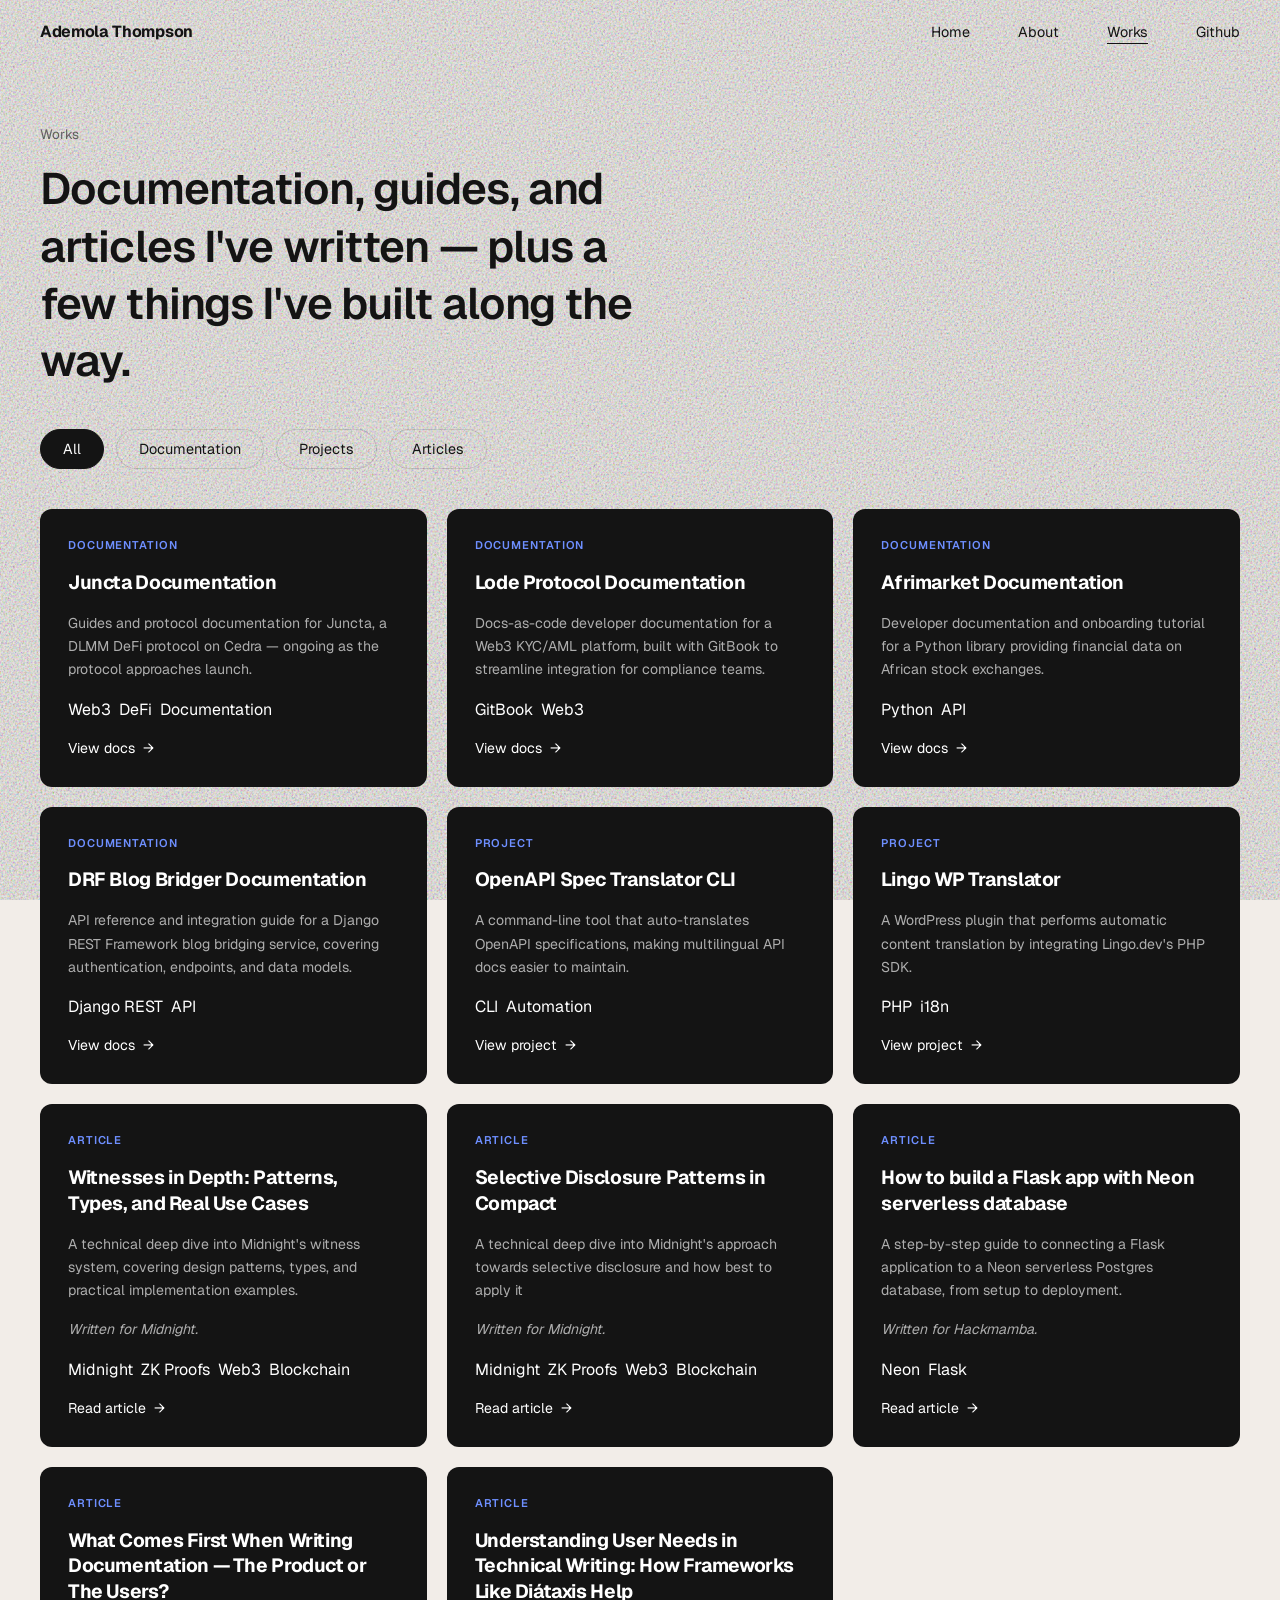
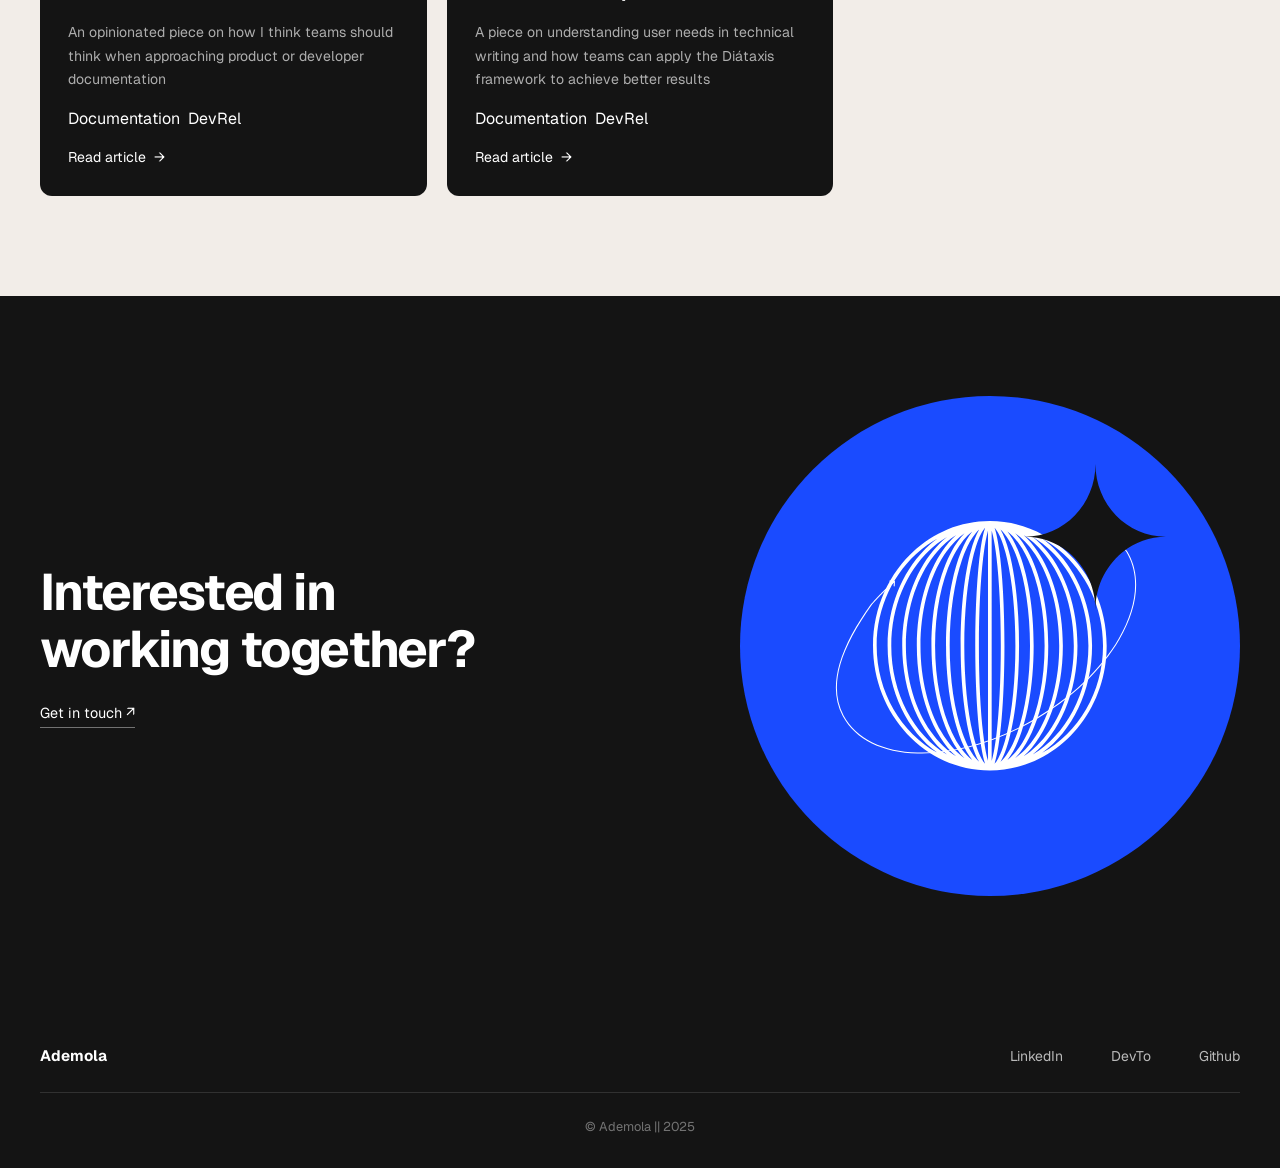
<file: works.html>
<!doctype html>
<html lang="en">
  <head>
    <meta charset="UTF-8" />
    <meta name="viewport" content="width=device-width, initial-scale=1.0" />
    <title>Works — Ademola Thompson</title>
    <meta
      name="description"
      content="Documentation, guides, and articles written by Ademola Thompson, technical writer and developer advocate — plus a few projects built along the way."
    />
    <link rel="stylesheet" href="css/main.css" />
    <link rel="stylesheet" href="css/works.css" />
  </head>
  <body>
    <!-- ── Nav ── -->
    <nav class="nav" aria-label="Main navigation">
      <a href="index.html" class="nav__logo">Ademola Thompson</a>
      <button
        class="nav__toggle"
        aria-label="Toggle menu"
        aria-expanded="false"
      >
        <span></span>
        <span></span>
        <span></span>
      </button>
      <ul class="nav__links">
        <li><a href="index.html">Home</a></li>
        <li><a href="about.html">About</a></li>
        <li><a href="works.html" class="active">Works</a></li>
        <li>
          <a href="https://github.com/ade555" target="_blank" rel="noopener"
            >Github</a
          >
        </li>
      </ul>
    </nav>

    <main>
      <!-- ── Works Hero ── -->
      <section class="works-hero">
        <p class="works-hero__label">Works</p>
        <h1 class="works-hero__heading">
          Documentation, guides, and articles I've written — plus a few things
          I've built along the way.
        </h1>
      </section>

      <!-- ── Filter Tabs ── -->
      <section class="works-filter">
        <div class="works-filter__tabs" role="tablist">
          <button
            class="filter-tab active"
            data-filter="all"
            role="tab"
            aria-selected="true"
          >
            All
          </button>
          <button
            class="filter-tab"
            data-filter="documentation"
            role="tab"
            aria-selected="false"
          >
            Documentation
          </button>
          <button
            class="filter-tab"
            data-filter="project"
            role="tab"
            aria-selected="false"
          >
            Projects
          </button>
          <button
            class="filter-tab"
            data-filter="article"
            role="tab"
            aria-selected="false"
          >
            Articles
          </button>
        </div>
      </section>

      <!-- ── Works Grid ── -->
      <!-- ── Works Grid ── -->
      <section class="works-grid" id="worksGrid">
        <article class="work-card" data-category="documentation">
          <span class="work-card__badge">Documentation</span>
          <h3 class="work-card__title">Juncta Documentation</h3>
          <p class="work-card__desc">
            Guides and protocol documentation for Juncta, a DLMM DeFi protocol
            on Cedra — ongoing as the protocol approaches launch.
          </p>
          <div class="work-card__tags">
            <span class="tag">Web3</span>
            <span class="tag">DeFi</span>
            <span class="tag">Documentation</span>
          </div>
          <a
            href="https://docs.juncta.xyz/"
            target="_blank"
            rel="noopener"
            class="work-card__link"
            >View docs <span>→</span></a
          >
        </article>

        <article class="work-card" data-category="documentation">
          <span class="work-card__badge">Documentation</span>
          <h3 class="work-card__title">Lode Protocol Documentation</h3>
          <p class="work-card__desc">
            Docs-as-code developer documentation for a Web3 KYC/AML platform,
            built with GitBook to streamline integration for compliance teams.
          </p>
          <div class="work-card__tags">
            <span class="tag">GitBook</span>
            <span class="tag">Web3</span>
          </div>
          <a
            href="https://lode-protocol.gitbook.io/lode-protocol-docs"
            target="_blank"
            rel="noopener"
            class="work-card__link"
            >View docs <span>→</span></a
          >
        </article>

        <article class="work-card" data-category="documentation">
          <span class="work-card__badge">Documentation</span>
          <h3 class="work-card__title">Afrimarket Documentation</h3>
          <p class="work-card__desc">
            Developer documentation and onboarding tutorial for a Python library
            providing financial data on African stock exchanges.
          </p>
          <div class="work-card__tags">
            <span class="tag">Python</span>
            <span class="tag">API</span>
          </div>
          <a
            href="https://afrimarket.readthedocs.io/en/latest/"
            target="_blank"
            rel="noopener"
            class="work-card__link"
            >View docs <span>→</span></a
          >
        </article>

        <article class="work-card" data-category="documentation">
          <span class="work-card__badge">Documentation</span>
          <h3 class="work-card__title">DRF Blog Bridger Documentation</h3>
          <p class="work-card__desc">
            API reference and integration guide for a Django REST Framework blog
            bridging service, covering authentication, endpoints, and data
            models.
          </p>
          <div class="work-card__tags">
            <span class="tag">Django REST</span>
            <span class="tag">API</span>
          </div>
          <a
            href="https://drf-blog-bridger.readthedocs.io/en/latest/"
            target="_blank"
            rel="noopener"
            class="work-card__link"
            >View docs <span>→</span></a
          >
        </article>

        <article class="work-card" data-category="project">
          <span class="work-card__badge">Project</span>
          <h3 class="work-card__title">OpenAPI Spec Translator CLI</h3>
          <p class="work-card__desc">
            A command-line tool that auto-translates OpenAPI specifications,
            making multilingual API docs easier to maintain.
          </p>
          <div class="work-card__tags">
            <span class="tag">CLI</span>
            <span class="tag">Automation</span>
          </div>
          <a
            href="https://github.com/ade555/trans-spec"
            target="_blank"
            rel="noopener"
            class="work-card__link"
            >View project <span>→</span></a
          >
        </article>

        <article class="work-card" data-category="project">
          <span class="work-card__badge">Project</span>
          <h3 class="work-card__title">Lingo WP Translator</h3>
          <p class="work-card__desc">
            A WordPress plugin that performs automatic content translation by
            integrating Lingo.dev's PHP SDK.
          </p>
          <div class="work-card__tags">
            <span class="tag">PHP</span>
            <span class="tag">i18n</span>
          </div>
          <a
            href="https://github.com/ade555/lingo-wp-translator"
            target="_blank"
            rel="noopener"
            class="work-card__link"
            >View project <span>→</span></a
          >
        </article>

        <article class="work-card" data-category="article">
          <span class="work-card__badge">Article</span>
          <h3 class="work-card__title">
            Witnesses in Depth: Patterns, Types, and Real Use Cases
          </h3>
          <p class="work-card__desc">
            A technical deep dive into Midnight's witness system, covering
            design patterns, types, and practical implementation examples.
          </p>
          <p class="work-card__desc"><em>Written for Midnight.</em></p>
          <div class="work-card__tags">
            <span class="tag">Midnight</span>
            <span class="tag">ZK Proofs</span>
            <span class="tag">Web3</span>
            <span class="tag">Blockchain</span>
          </div>
          <a
            href="https://dev.to/superherojt/witnesses-in-depth-patterns-types-and-real-use-cases-in-compact-3ec8"
            target="_blank"
            rel="noopener"
            class="work-card__link"
            >Read article <span>→</span></a
          >
        </article>

        <article class="work-card" data-category="article">
          <span class="work-card__badge">Article</span>
          <h3 class="work-card__title">
            Selective Disclosure Patterns in Compact
          </h3>
          <p class="work-card__desc">
            A technical deep dive into Midnight's approach towards selective
            disclosure and how best to apply it
          </p>
          <p class="work-card__desc"><em>Written for Midnight.</em></p>
          <div class="work-card__tags">
            <span class="tag">Midnight</span>
            <span class="tag">ZK Proofs</span>
            <span class="tag">Web3</span>
            <span class="tag">Blockchain</span>
          </div>
          <a
            href="https://dev.to/superherojt/selective-disclosure-patterns-in-compact-flo"
            target="_blank"
            rel="noopener"
            class="work-card__link"
            >Read article <span>→</span></a
          >
        </article>

        <article class="work-card" data-category="article">
          <span class="work-card__badge">Article</span>
          <h3 class="work-card__title">
            How to build a Flask app with Neon serverless database
          </h3>
          <p class="work-card__desc">
            A step-by-step guide to connecting a Flask application to a Neon
            serverless Postgres database, from setup to deployment.
          </p>
          <p class="work-card__desc"><em>Written for Hackmamba.</em></p>
          <div class="work-card__tags">
            <span class="tag">Neon</span>
            <span class="tag">Flask</span>
          </div>
          <a
            href="https://dev.to/hackmamba/how-to-build-a-flask-app-with-neon-serverless-database-cae"
            target="_blank"
            rel="noopener"
            class="work-card__link"
            >Read article <span>→</span></a
          >
        </article>

        <article class="work-card" data-category="article">
          <span class="work-card__badge">Article</span>
          <h3 class="work-card__title">
            What Comes First When Writing Documentation — The Product or The
            Users?
          </h3>
          <p class="work-card__desc">
            An opinionated piece on how I think teams should think when
            approaching product or developer documentation
          </p>
          <div class="work-card__tags">
            <span class="tag">Documentation</span>
            <span class="tag">DevRel</span>
          </div>
          <a
            href="https://dev.to/superherojt/what-comes-first-when-writing-documentation-the-product-or-the-users-1a1p"
            target="_blank"
            rel="noopener"
            class="work-card__link"
            >Read article <span>→</span></a
          >
        </article>

        <article class="work-card" data-category="article">
          <span class="work-card__badge">Article</span>
          <h3 class="work-card__title">
            Understanding User Needs in Technical Writing: How Frameworks Like
            Diátaxis Help
          </h3>
          <p class="work-card__desc">
            A piece on understanding user needs in technical writing and how
            teams can apply the Diátaxis framework to achieve better results
          </p>
          <div class="work-card__tags">
            <span class="tag">Documentation</span>
            <span class="tag">DevRel</span>
          </div>
          <a
            href="https://dev.to/superherojt/understanding-user-needs-in-technical-writing-how-frameworks-like-diataxis-help-2l9n"
            target="_blank"
            rel="noopener"
            class="work-card__link"
            >Read article <span>→</span></a
          >
        </article>
      </section>

      <!-- ── CTA ── -->
      <section class="cta-section">
        <div class="cta-section__text">
          <h2>Interested in<br />working together?</h2>
          <a href="mailto:ademolathompson5@gmail.com">Get in touch ↗</a>
        </div>
        <div class="cta-section__orb" aria-hidden="true">
          <svg
            class="orb-globe"
            viewBox="0 0 175 187"
            fill="none"
            xmlns="http://www.w3.org/2000/svg"
          >
            <path
              fill-rule="evenodd"
              clip-rule="evenodd"
              d="M174.77 93.288C174.77 144.81 135.647 186.576 87.3851 186.576C39.1236 186.576 0 144.81 0 93.288C0 41.7665 39.1236 0 87.3851 0C135.647 0 174.77 41.7665 174.77 93.288ZM76.462 93.288C76.462 52.3483 79.5499 17.5681 83.845 5.00822C83.034 5.90608 82.1574 7.14369 81.2324 8.81441C78.8104 13.1889 76.5345 19.7131 74.5867 28.0305C70.7016 44.6205 68.2696 67.6938 68.2696 93.288C68.2696 118.882 70.7016 141.956 74.5867 158.546C76.5345 166.863 78.8104 173.387 81.2324 177.762C82.1574 179.432 83.034 180.67 83.845 181.568C79.5498 169.008 76.462 134.228 76.462 93.288ZM93.5378 8.81441C92.6128 7.14368 91.7362 5.90607 90.9252 5.00821C95.2203 17.568 98.3082 52.3483 98.3082 93.288C98.3082 134.228 95.2203 169.008 90.9252 181.568C91.7362 180.67 92.6128 179.432 93.5378 177.762C95.9598 173.387 98.2357 166.863 100.183 158.546C104.069 141.956 106.501 118.882 106.501 93.288C106.501 67.6938 104.069 44.6205 100.183 28.0305C98.2357 19.7131 95.9598 13.1889 93.5378 8.81441ZM79.4075 6.41551C78.4976 7.21893 77.5853 8.16673 76.6731 9.26503C73.0531 13.6238 69.6684 20.0974 66.7705 28.347C60.9824 44.8248 57.3465 67.7843 57.3465 93.288C57.3465 118.792 60.9824 141.751 66.7705 158.229C69.6684 166.479 73.0531 172.952 76.6731 177.311C77.5853 178.409 78.4976 179.357 79.4075 180.161C71.2877 166.553 65.5388 132.788 65.5388 93.288C65.5388 53.7885 71.2877 20.0227 79.4075 6.41551ZM95.3627 6.41551C96.2726 7.21893 97.185 8.16672 98.0971 9.26503C101.717 13.6238 105.102 20.0974 108 28.347C113.788 44.8248 117.424 67.7843 117.424 93.288C117.424 118.792 113.788 141.751 108 158.229C105.102 166.479 101.717 172.952 98.0971 177.311C97.185 178.409 96.2726 179.357 95.3627 180.161C103.482 166.553 109.231 132.788 109.231 93.288C109.231 53.7885 103.482 20.0227 95.3627 6.41551ZM58.9323 28.6272C63.3677 19.1572 68.6049 12.1142 74.2337 7.81673C62.6835 22.2404 54.6157 55.0821 54.6157 93.288C54.6157 131.494 62.6835 164.336 74.2337 178.759C68.6049 174.462 63.3677 167.419 58.9323 157.949C51.2523 141.551 46.4233 118.694 46.4233 93.288C46.4233 67.8817 51.2523 45.0247 58.9323 28.6272ZM115.838 28.6272C111.403 19.1572 106.165 12.1142 100.536 7.81673C112.087 22.2404 120.155 55.0821 120.155 93.288C120.155 131.494 112.087 164.336 100.536 178.759C106.165 174.462 111.403 167.419 115.838 157.949C123.518 141.551 128.347 118.694 128.347 93.288C128.347 67.8817 123.518 45.0247 115.838 28.6272ZM68.4657 9.17541C61.9984 13.6213 56.0892 20.3152 51.0817 28.8685C41.5098 45.2181 35.5002 67.9862 35.5002 93.288C35.5002 118.59 41.5098 141.358 51.0817 157.708C56.0892 166.261 61.9984 172.955 68.4657 177.401C53.8089 162.344 43.6926 130.339 43.6926 93.288C43.6926 56.2374 53.8089 24.2316 68.4657 9.17541ZM106.304 9.17541C112.772 13.6213 118.681 20.3152 123.689 28.8685C133.26 45.2181 139.27 67.9862 139.27 93.288C139.27 118.59 133.26 141.358 123.689 157.708C118.681 166.261 112.772 172.955 106.304 177.401C120.961 162.344 131.078 130.339 131.078 93.288C131.078 56.2374 120.961 24.2316 106.304 9.17541ZM43.2268 29.0726C48.694 21.2905 55.1079 14.9851 62.1693 10.5163C44.6979 26.0768 32.7694 57.303 32.7694 93.288C32.7694 129.273 44.6979 160.499 62.1693 176.06C55.1079 171.591 48.694 165.286 43.2268 157.503C31.7539 141.173 24.5771 118.479 24.5771 93.288C24.5771 68.097 31.7539 45.4031 43.2268 29.0726ZM131.543 29.0726C126.076 21.2905 119.662 14.9851 112.601 10.5163C130.072 26.0768 142.001 57.303 142.001 93.288C142.001 129.273 130.072 160.499 112.601 176.06C119.662 171.591 126.076 165.286 131.543 157.503C143.016 141.173 150.193 118.479 150.193 93.288C150.193 68.097 143.016 45.4031 131.543 29.0726ZM55.3299 11.9007C30.7695 26.4648 13.6539 57.2569 13.6539 93.288C13.6539 129.319 30.7695 160.111 55.3299 174.675C35.3471 158.695 21.8463 128.236 21.8463 93.288C21.8463 58.3403 35.3472 27.8809 55.3299 11.9007ZM119.44 11.9007C144.001 26.4648 161.116 57.2569 161.116 93.288C161.116 129.319 144.001 160.111 119.44 174.675C139.423 158.695 152.924 128.236 152.924 93.288C152.924 58.3403 139.423 27.8809 119.44 11.9007ZM2.73078 93.288C2.73078 58.4558 21.1899 28.2262 48.2348 13.1396C25.8882 29.4231 10.9231 59.2234 10.9231 93.288C10.9231 127.353 25.8882 157.153 48.2347 173.436C21.1899 158.35 2.73078 128.12 2.73078 93.288ZM172.039 93.288C172.039 58.4558 153.58 28.2262 126.535 13.1396C148.882 29.4231 163.847 59.2234 163.847 93.288C163.847 127.353 148.882 157.153 126.535 173.436C153.58 158.35 172.039 128.12 172.039 93.288ZM92.3992 27.685C94.358 44.4134 95.5775 67.609 95.5775 93.288C95.5775 118.967 94.358 142.163 92.3992 158.891C91.4175 167.276 90.2624 173.924 89.0181 178.419C88.9284 178.743 88.8391 179.052 88.7505 179.347L88.7505 7.22888C88.8391 7.52386 88.9284 7.83324 89.0181 8.15726C90.2624 12.6523 91.4175 19.3004 92.3992 27.685ZM86.0197 179.347L86.0197 7.22888C85.9311 7.52386 85.8418 7.83324 85.7521 8.15726C84.5078 12.6523 83.3527 19.3004 82.371 27.685C80.4122 44.4134 79.1928 67.609 79.1928 93.288C79.1928 118.967 80.4122 142.163 82.371 158.891C83.3527 167.276 84.5078 173.924 85.7521 178.419C85.8418 178.743 85.9311 179.052 86.0197 179.347Z"
              fill="white"
            />
          </svg>
          <svg
            class="orb-star"
            viewBox="0 0 280 253"
            fill="none"
            xmlns="http://www.w3.org/2000/svg"
          >
            <path
              d="M205.293 40.9142C205.086 40.8748 204.884 41.0149 204.843 41.227C204.801 41.4392 204.936 41.6432 205.143 41.6826L205.293 40.9142ZM53.3843 104.761L53.1057 104.497C53.0952 104.508 53.0854 104.52 53.0763 104.533L53.3843 104.761ZM70.8993 87.5382C70.9107 87.3226 70.7489 87.1406 70.5378 87.1318L67.0985 86.9883C66.8874 86.9795 66.7071 87.1472 66.6956 87.3628C66.6842 87.5784 66.8461 87.7604 67.0571 87.7692L70.1143 87.8967L69.9489 91.0201C69.9375 91.2357 70.0993 91.4177 70.3104 91.4265C70.5214 91.4353 70.7018 91.2676 70.7132 91.052L70.8993 87.5382ZM244.863 67.74C254.239 85.3419 250.95 108.006 237.919 130.471C224.892 152.929 202.162 175.12 172.805 191.699L173.169 192.382C202.626 175.746 225.467 153.462 238.576 130.863C251.68 108.272 255.091 85.2977 245.536 67.3596L244.863 67.74ZM172.805 191.699C143.449 208.278 113.058 216.087 87.6633 215.327C62.2598 214.567 41.931 205.241 32.5548 187.639L31.8813 188.019C41.4366 205.957 62.0859 215.344 87.6308 216.108C113.185 216.873 143.712 209.017 173.169 192.382L172.805 191.699ZM205.143 41.6826C223.274 45.1308 237.47 53.8622 244.863 67.74L245.536 67.3596C238.004 53.2193 223.573 44.3908 205.293 40.9142L205.143 41.6826ZM32.5548 187.639C26.4704 176.217 26.2117 163.305 30.2497 149.363C34.2897 135.413 42.6252 120.457 53.6923 104.989L53.0763 104.533C41.985 120.035 33.592 135.076 29.5159 149.15C25.4377 163.231 25.675 176.368 31.8813 188.019L32.5548 187.639ZM53.6629 105.025C61.2671 96.6799 61.8196 96.1326 70.7728 87.8096L70.2616 87.2349C61.2942 95.5711 60.7261 96.1339 53.1057 104.497L53.6629 105.025Z"
              fill="white"
            />
            <path
              d="M220.608 0C220.608 29.9966 197.061 54.3136 168.014 54.3136C197.061 54.3136 220.608 78.6306 220.608 108.627C220.608 78.6306 244.155 54.3136 273.202 54.3136C244.155 54.3136 220.608 29.9966 220.608 0Z"
              fill="white"
            />
          </svg>
        </div>
      </section>
    </main>

    <!-- ── Footer ── -->
    <footer class="footer footer--dark">
      <div class="footer__inner">
        <a href="index.html" class="footer__logo">Ademola</a>
        <ul class="footer__links">
          <li>
            <a
              href="https://www.linkedin.com/in/ademola-thompson/"
              target="_blank"
              rel="noopener"
              >LinkedIn</a
            >
          </li>
          <!-- <li><a href="#" target="_blank" rel="noopener">Resume</a></li> -->
          <li>
            <a href="https://dev.to/superherojt" target="_blank" rel="noopener"
              >DevTo</a
            >
          </li>
          <li>
            <a href="https://github.com/ade555" target="_blank" rel="noopener"
              >Github</a
            >
          </li>
        </ul>
      </div>
      <p class="footer__copy">© Ademola || 2025</p>
    </footer>

    <script src="js/main.js"></script>
    <script src="js/works.js"></script>
  </body>
</html>
</file>
<file: css/main.css>
/* ============================================================
   MAIN.CSS — shared variables, reset, nav, footer
   ============================================================ */

@import url("https://fonts.googleapis.com/css2?family=Geist:wght@300;400;500;600;700;900&display=swap");

/* ── Variables ── */
:root {
  --cream: #f2ede8;
  --black: #141414;
  --white: #ffffff;
  --blue: #1a4bff;
  --blue-light: #6e8fff;
  --gray: #888888;
  --border: rgba(20, 20, 20, 0.12);

  --font-display: "Geist", sans-serif;
  --font-body: "Geist", sans-serif;

  --nav-height: 64px;
  --max-width: 1200px;
  --padding-x: 40px;
}

/* ── Reset ── */
*,
*::before,
*::after {
  box-sizing: border-box;
  margin: 0;
  padding: 0;
}

html {
  font-size: 16px;
  scroll-behavior: smooth;
  -webkit-font-smoothing: antialiased;
}

body {
  font-family: var(--font-body);
  line-height: 1.5;
  color: var(--black);
  background: var(--cream);
  position: relative;
}

/* Grain texture overlay — fixed, covers the whole page */
body::before {
  content: "";
  position: fixed;
  inset: 0;
  z-index: -1;
  pointer-events: none;
  opacity: 1;
  background-image: url("data:image/svg+xml,%3Csvg xmlns='http://www.w3.org/2000/svg' width='300' height='300'%3E%3Cfilter id='noise'%3E%3CfeTurbulence type='fractalNoise' baseFrequency='0.85' numOctaves='4' stitchTiles='stitch'/%3E%3C/filter%3E%3Crect width='300' height='300' filter='url(%23noise)'/%3E%3C/svg%3E");
  background-size: 500px 500px;
}

a {
  color: inherit;
  text-decoration: none;
}

img {
  display: block;
  max-width: 100%;
}

/* ── Nav ── */
.nav {
  position: fixed;
  top: 0;
  left: 0;
  right: 0;
  z-index: 100;
  height: var(--nav-height);
  display: flex;
  align-items: center;
  justify-content: space-between;
  padding: 0 var(--padding-x);
  /* background fills on scroll via JS */
  transition:
    background 0.3s ease,
    backdrop-filter 0.3s ease;
}

.nav.scrolled {
  background: rgba(242, 237, 232, 0.85);
  backdrop-filter: blur(12px);
  -webkit-backdrop-filter: blur(12px);
  border-bottom: 1px solid var(--border);
}

/* Dark page nav (about page) */
.nav--dark.scrolled {
  background: rgba(20, 20, 20, 0.85);
}

.nav__logo {
  font-family: var(--font-display);
  font-size: 1rem;
  font-weight: 700;
  letter-spacing: -0.02em;
}

.nav__links {
  display: flex;
  align-items: center;
  gap: 48px;
  list-style: none;
}

.nav__links a {
  font-family: var(--font-body);
  font-size: 0.9rem;
  font-weight: 400;
  position: relative;
  transition: opacity 0.2s;
}

.nav__links a::after {
  content: "";
  position: absolute;
  bottom: -3px;
  left: 0;
  right: 0;
  height: 1px;
  background: currentColor;
  transform: scaleX(0);
  transform-origin: left;
  transition: transform 0.25s ease;
}

.nav__links a:hover::after,
.nav__links a.active::after {
  transform: scaleX(1);
}

/* Hamburger menu */
.nav__toggle {
  display: none;
  flex-direction: column;
  justify-content: center;
  gap: 5px;
  width: 28px;
  height: 28px;
  background: none;
  border: none;
  cursor: pointer;
  padding: 0;
  z-index: 110;
}

.nav__toggle span {
  display: block;
  width: 100%;
  height: 2px;
  background: var(--black);
  transition:
    transform 0.3s ease,
    opacity 0.3s ease;
}

.nav--dark .nav__toggle span {
  background: var(--white);
}

/* ── Footer ── */
.footer {
  padding: 48px var(--padding-x) 32px;
}

.footer__inner {
  display: flex;
  align-items: center;
  justify-content: space-between;
  padding-bottom: 24px;
  margin-bottom: 24px;
  border-bottom: 1px solid rgba(255, 255, 255, 0.12);
}

.footer--dark {
  background: var(--black);
  color: var(--white);
}

.footer--dark .footer__inner {
  border-bottom-color: rgba(255, 255, 255, 0.12);
}

.footer--dark .footer__links a {
  opacity: 0.7;
}

.footer__logo {
  font-family: var(--font-display);
  font-size: 0.95rem;
  font-weight: 700;
}

.footer__links {
  display: flex;
  gap: 48px;
  list-style: none;
}

.footer__links a {
  font-size: 0.875rem;
  opacity: 0.7;
  transition: opacity 0.2s;
}

.footer__links a:hover {
  opacity: 1;
}

.footer__copy {
  text-align: center;
  font-size: 0.8rem;
  opacity: 0.4;
}

/* ── CTA Section (shared) ── */
.cta-section {
  background: var(--black);
  color: var(--white);
  padding: 100px var(--padding-x);
  display: flex;
  align-items: center;
  justify-content: space-between;
  gap: 30px;
  position: relative;
}

.cta-section__text h2 {
  font-family: var(--font-display);
  font-size: clamp(2rem, 4vw, 3.5rem);
  font-weight: 700;
  line-height: 1.1;
  letter-spacing: -0.03em;
  margin-bottom: 24px;
}

.cta-section__text a {
  display: inline-flex;
  align-items: center;
  gap: 8px;
  font-size: 0.9rem;
  border-bottom: 1px solid rgba(255, 255, 255, 0.4);
  padding-bottom: 2px;
  transition:
    border-color 0.2s,
    gap 0.2s;
}

.cta-section__text a:hover {
  border-color: var(--white);
  gap: 12px;
}

.cta-section__orb {
  width: 500px;
  height: 500px;
  flex-shrink: 0;
  border-radius: 50%;
  background: var(--blue);
  position: relative;
  overflow: hidden;
}

.orb-globe {
  position: absolute;
  width: 50%;
  height: 50%;
  top: 50%;
  left: 50%;
  transform: translate(-50%, -50%);
}

.orb-star {
  position: absolute;
  width: 75%;
  height: 75%;
  top: 10%;
  right: 13%;
}
.orb-star path:last-child {
  fill: var(--black);
}

/* .cta-section__orb svg {
  width: 60%;
  height: 60%;
} */

/* ── Utility ── */
.visually-hidden {
  position: absolute;
  width: 1px;
  height: 1px;
  overflow: hidden;
  clip: rect(0, 0, 0, 0);
  white-space: nowrap;
}

/* ── Responsive ── */
@media (max-width: 768px) {
  :root {
    --padding-x: 20px;
  }

  .nav__toggle {
    display: flex;
  }

  .nav__links {
    position: fixed;
    top: var(--nav-height);
    left: 0;
    right: 0;
    bottom: 0;
    background: var(--cream);
    flex-direction: column;
    justify-content: center;
    align-items: center;
    gap: 32px;
    transform: translateX(100%);
    transition: transform 0.4s cubic-bezier(0.76, 0, 0.24, 1);
  }

  .nav--dark .nav__links {
    background: var(--black);
    color: var(--white);
  }

  .nav__links.is-open {
    transform: translateX(0);
  }

  .nav__links a {
    font-size: 1.3rem;
  }

  /* Hamburger to X animation */
  .nav__toggle[aria-expanded="true"] span:nth-child(1) {
    transform: translateY(7px) rotate(45deg);
  }
  .nav__toggle[aria-expanded="true"] span:nth-child(2) {
    opacity: 0;
  }
  .nav__toggle[aria-expanded="true"] span:nth-child(3) {
    transform: translateY(-7px) rotate(-45deg);
  }

  .cta-section {
    flex-direction: column;
    text-align: center;
    padding: 80px var(--padding-x);
  }

  .cta-section__orb {
    width: 240px;
    height: 240px;
  }

  .footer__inner {
    flex-direction: column;
    gap: 24px;
    text-align: center;
  }

  .footer__links {
    gap: 24px;
    flex-wrap: wrap;
    justify-content: center;
  }
}
</file>
<file: css/home.css>
/* ============================================================
   HOME.CSS — styles specific to index.html
   ============================================================ */

/* ── Hero ── */
.hero {
  min-height: 100vh;
  padding: calc(var(--nav-height) + 40px) var(--padding-x) 60px;
  display: flex;
  flex-direction: column;
  justify-content: space-between;
  overflow: clip;
}

.hero__top {
  display: flex;
  justify-content: space-between;
  align-items: flex-start;
  margin-bottom: 8px;
}

.hero__subtitle {
  max-width: 320px;
  font-size: 0.85rem;
  line-height: 1.6;
  color: var(--gray);
  text-align: right;
}

.hero__cube {
  width: 72px;
  height: 72px;
  cursor: pointer;
  flex-shrink: 0;
}

.cube-group {
  transition: transform 0.4s cubic-bezier(0.65, 0, 0.35, 1);
  transform-box: fill-box;
}

.hero__cube:hover .cube-group--cream {
  transform: translate(4px, -4px);
}

.hero__cube:hover .cube-group--black {
  transform: translate(-4px, 4px);
}
/* ── Hero Name ── */
.hero__name {
  font-family: var(--font-display);
  font-size: clamp(4rem, 11vw, 10rem);
  font-weight: 900;
  line-height: 0.95;
  letter-spacing: -0.04em;
  color: var(--black);
  overflow: hidden;
}

.hero__name-line {
  display: block;
  transform: translateY(110%);
  opacity: 0;
  animation: slideUp 0.8s cubic-bezier(0.16, 1, 0.3, 1) forwards;
}

.hero__name-line:nth-child(1) {
  animation-delay: 0.1s;
}
.hero__name-line:nth-child(2) {
  animation-delay: 0.22s;
}

@keyframes slideUp {
  to {
    transform: translateY(0);
    opacity: 1;
  }
}

/* ── Hero Decorative Row ── */
.hero__deco {
  display: flex;
  justify-content: space-between;
  align-items: center;
  padding: 20px 0;
  opacity: 0;
  animation: fadeIn 0.6s ease 0.5s forwards;
}

.hero__cross {
  width: 56px;
  height: 56px;
  color: var(--black);
  opacity: 0.7;
  animation: rotate90 1s forwards infinite;
}

.hero__circles {
  width: 160px;
  height: 160px;
  color: var(--black);
  opacity: 0.7;
  animation: rotateSlow 5s linear infinite;
  overflow: visible;
}

@keyframes rotateSlow {
  to {
    transform: rotate(360deg);
  }
}
@keyframes rotate90 {
  to {
    transform: rotate(90deg);
  }
}
/* ── Hero Bottom ── */
.hero__bottom {
  display: flex;
  align-items: flex-end;
  justify-content: space-between;
  opacity: 0;
  animation: fadeIn 0.6s ease 0.6s forwards;
}

.hero__tagline-wrapper {
  display: flex;
  align-items: flex-start;
  gap: 16px;
}

.hero__tagline-line {
  width: 12px;
  height: 90px;
  flex-shrink: 0;
  color: var(--black);
  margin-top: 2px;
}

.hero__tagline {
  max-width: 380px;
  font-size: 0.9rem;
  line-height: 1.7;
  color: var(--black);
  opacity: 0.65;
}

@keyframes bounceDown {
  0%,
  100% {
    transform: translateY(0);
    opacity: 1;
  }
  50% {
    transform: translateY(10px);
    opacity: 0.5;
  }
}

@keyframes fadeIn {
  to {
    opacity: 1;
  }
}

/* ── Articles ── */
.articles {
  padding: 0 var(--padding-x);
  user-select: none;
}

.articles__track {
  display: flex;
  border-radius: 12px;
  overflow: hidden;
  border: 1px solid rgba(255, 255, 255, 0.08);
  height: 520px;
}

.article-card {
  background: var(--black);
  color: var(--white);
  padding: 36px 32px;
  position: relative;
  display: flex;
  flex-direction: column;
  justify-content: space-between;
  border-right: 3px solid rgba(255, 255, 255, 1);
  overflow: hidden;
  cursor: pointer;
  /* inactive width */
  flex: 0 0 120px;
  transition: flex-basis 1.4s cubic-bezier(0.87, 0, 0.13, 1);
}

.article-card:last-child {
  border-right: none;
}

/* active card takes up most of the space */
.article-card[data-active] {
  flex: 1 1 auto;
  justify-content: space-between;
}

/* Title */
.article-card__title {
  font-family: var(--font-display);
  font-size: 2rem;
  font-weight: 600;
  line-height: 1.3;
  letter-spacing: -0.02em;
  max-width: 400px;
  white-space: nowrap;
  overflow: hidden;
  text-overflow: clip;
}

.article-card[data-active] .article-card__title {
  white-space: normal;
  font-size: 2.5rem;
}

/* Tags */
.article-card__tags {
  display: flex;
  flex-wrap: wrap;
  gap: 8px;
  opacity: 0;
  transition: opacity 0.3s ease 0.1s;
}

.article-card[data-active] .article-card__tags {
  opacity: 1;
  transition: opacity 0.4s ease 0.3s;
}

/* Orb */
.article-card__orb {
  position: absolute;
  bottom: 40px;
  right: 20px;
  width: 260px;
  height: 260px;
  opacity: 0.3;
  transition:
    opacity 0.5s ease 0.4s,
    transform 0.6s ease;
  pointer-events: none;
}

.article-card__orb img {
  width: 100%;
  height: 100%;
  object-fit: cover;
  display: block;
  border-radius: 50%;
}

.article-card:last-child .article-card__orb img {
  transform: scale(1.4);
}

.article-card:nth-child(2) .article-card__orb img {
  transform: scale(1.2);
}

.article-card:nth-child(3) .article-card__orb img {
  transform: scale(1.15);
}

.article-card[data-active] .article-card__orb {
  opacity: 0.55;
}

/* Read link */
.article-card__link {
  display: inline-flex;
  align-items: center;
  gap: 8px;
  font-size: 1.25rem;
  width: fit-content;
  opacity: 0;
  transition:
    opacity 0.3s ease,
    gap 0.2s;
}

.article-card[data-active] .article-card__link {
  opacity: 1;
  transition:
    opacity 0.4s ease 0.35s,
    gap 0.2s;
}

.article-card__link:hover {
  gap: 12px;
}

.tag {
  font-size: 1rem;
  padding: 8px 16px;
  border: 1px solid rgba(255, 255, 255, 0.3);
  border-radius: 100px;
  display: inline-flex;
  align-items: center;
  gap: 4px;
}

.tag::before {
  content: "⊞";
  font-size: 0.8rem;
  opacity: 0.6;
}

/* ── Skills Ticker ── */
.ticker {
  padding: 0;
  overflow: hidden;
  border-top: 1px solid var(--border);
  border-bottom: 1px solid var(--border);
}

.ticker__row {
  overflow: hidden;
  padding: 14px 0;
}

.ticker__row + .ticker__row {
  border-top: 1px solid var(--border);
}

.ticker__inner {
  display: flex;
  gap: 48px;
  white-space: nowrap;
  will-change: transform;
}

.ticker__inner span {
  font-family: var(--font-display);
  font-size: 0.75rem;
  font-weight: 400;
  letter-spacing: 0.05em;
  text-transform: uppercase;
  flex-shrink: 0;
  opacity: 0.55;
}

.ticker__row--left .ticker__inner {
  animation: tickLeft 28s linear infinite;
}
.ticker__row--right .ticker__inner {
  animation: tickRight 28s linear infinite;
}

@keyframes tickLeft {
  from {
    transform: translateX(0);
  }
  to {
    transform: translateX(-50%);
  }
}
@keyframes tickRight {
  from {
    transform: translateX(-50%);
  }
  to {
    transform: translateX(0);
  }
}

/* ── Well-versed ── */
.versed {
  padding: 100px var(--padding-x);
  border-bottom: 1px solid var(--border);
}

.versed__inner {
  max-width: 640px;
  margin: 0 auto;
  text-align: center;
  position: relative;
}

.versed__text {
  font-size: clamp(1.2rem, 2.5vw, 1.6rem);
  line-height: 1.55;
  font-weight: 300;
}

.versed__text em {
  font-style: normal;
  color: var(--blue);
  font-weight: 400;
}

.versed__star {
  width: 70px;
  height: 56px;
  position: absolute;
  left: -150px;
  top: 10%;
  transform: translateY(-50%);
  color: var(--black);
  opacity: 1;
}

.versed__plus {
  width: 150px;
  height: 150px;
  position: absolute;
  right: -200px;
  top: 50%;
  transform: translateY(-50%);
  opacity: 1;
}

/* ── Responsive ── */
@media (max-width: 768px) {
  .hero {
    display: flex;
    flex-direction: column;
  }

  .hero__top {
    order: 1;
    flex-direction: row;
    align-items: flex-start;
    gap: 20px;
  }

  .hero__subtitle {
    order: 1;
    text-align: left;
    font-size: 0.8rem;
    max-width: 60%;
  }

  .job-title {
    order: 3;
  }

  .hero__cube {
    order: 2;
  }

  .hero__name {
    order: 3;
    font-size: clamp(3rem, 13vw, 5rem);
  }

  .hero__deco {
    order: 4;
  }

  .hero__circles {
    width: 100px;
    height: 100px;
  }

  .hero__bottom {
    order: 5;
    flex-direction: column;
    align-items: flex-start;
    gap: 32px;
  }

  .articles {
    padding: 0 var(--padding-x);
  }

  .articles__track {
    flex-direction: column;
    height: auto;
    border-radius: 12px;
    gap: 16px;
    border: none;
  }

  .article-card {
    flex: 0 0 auto;
    width: 100%;
    height: auto;
    min-height: 340px;
    border-right: none;
    border-radius: 12px;
    border: 1px solid rgba(255, 255, 255, 0.08);
    padding: 28px 24px;
  }

  .article-card__title {
    font-size: clamp(1.3rem, 5vw, 1.8rem);
    white-space: normal;
    opacity: 1;
    transform: none;
    max-width: 100%;
  }

  .article-card__tags {
    opacity: 1;
    transform: none;
  }

  .tag {
    font-size: 0.75rem;
    padding: 6px 12px;
  }

  .article-card__orb {
    opacity: 0.4 !important;
    transform: none;
    width: 140px;
    height: 140px;
    bottom: 24px;
    right: 0;
  }

  .article-card__link {
    opacity: 1;
    transform: none;
    font-size: 0.9rem;
  }

  .article-card__title,
  .article-card[data-active] .article-card__title,
  .article-card:first-child .article-card__title {
    font-size: clamp(1.3rem, 5vw, 1.8rem) !important;
  }

  .versed__star,
  .versed__plus {
    display: none;
  }
}
</file>
<file: css/about.css>
/* ============================================================
   ABOUT.CSS — styles specific to about.html
   ============================================================ */

body::before {
  opacity: 0.1;
}
/* Dark page background */
.page--dark {
  background: var(--black);
  color: var(--white);
}

.page--dark .nav.scrolled {
  background: rgba(20, 20, 20, 0.85);
}

/* ── Who I am ── */
.about-hero {
  padding: calc(var(--nav-height) + 60px) var(--padding-x) 80px;
  display: flex;
  justify-content: space-between;
  align-items: flex-start;
  gap: 60px;
}

.about-hero__text {
  max-width: 720px;
}

.about-hero__label {
  font-size: 0.85rem;
  opacity: 0.6;
  margin-bottom: 24px;
}

.about-hero__heading {
  font-family: var(--font-display);
  font-size: clamp(1rem, 4vw, 2rem);
  font-weight: 600;
  line-height: 1.35;
  letter-spacing: -0.02em;
}

.about-hero__photo {
  flex-shrink: 0;
  width: 340px;
  height: 380px;
  border-radius: 16px;
  background: var(--blue);
  padding: 10px;
}

.about-hero__photo img {
  width: 100%;
  height: 100%;
  object-fit: cover;
  border-radius: 15px;
}

/* ── Skill Cards ── */
.skills-grid {
  display: grid;
  grid-template-columns: 1fr 1fr;
  gap: 24px;
  padding: 0 var(--padding-x) 100px;
}

.skill-card {
  background: rgba(255, 255, 255, 0.04);
  border: 1px solid rgba(255, 255, 255, 0.08);
  border-radius: 12px;
  padding: 32px;
}

.skill-card__icon {
  width: 32px;
  height: 32px;
  margin-bottom: 24px;
  opacity: 0.7;
}

.skill-card__label {
  font-size: 0.9rem;
  opacity: 0.6;
  margin-bottom: 12px;
}

.skill-card__list {
  font-family: var(--font-display);
  font-size: clamp(1.1rem, 2vw, 1.4rem);
  font-weight: 600;
  line-height: 1.5;
  letter-spacing: -0.01em;
}

/* ── Responsive ── */
@media (max-width: 768px) {
  .about-hero {
    flex-direction: column-reverse;
    gap: 32px;
    padding: calc(var(--nav-height) + 30px) var(--padding-x) 60px;
  }

  .about-hero__photo {
    width: 100%;
    height: 320px;
  }

  .about-hero__heading {
    font-size: clamp(1rem, 6vw, 1.2rem);
  }

  .skills-grid {
    grid-template-columns: 1fr;
    gap: 16px;
    padding: 0 var(--padding-x) 60px;
  }
}
</file>
<file: css/works.css>
/* ============================================================
   WORKS.CSS — styles specific to works.html
   ============================================================ */

/* ── Works Hero ── */
.works-hero {
  padding: calc(var(--nav-height) + 60px) var(--padding-x) 40px;
  max-width: 720px;
}

.works-hero__label {
  font-size: 0.85rem;
  opacity: 0.6;
  margin-bottom: 16px;
}

.works-hero__heading {
  font-family: var(--font-display);
  font-size: clamp(1.8rem, 4vw, 2.75rem);
  font-weight: 600;
  line-height: 1.3;
  letter-spacing: -0.02em;
}

/* ── Filter Tabs ── */
.works-filter {
  padding: 0 var(--padding-x) 40px;
}

.works-filter__tabs {
  display: flex;
  gap: 12px;
  flex-wrap: wrap;
}

.filter-tab {
  font-family: var(--font-body);
  font-size: 0.9rem;
  font-weight: 400;
  padding: 10px 22px;
  border-radius: 100px;
  border: 1px solid var(--border);
  background: transparent;
  color: var(--black);
  cursor: pointer;
  transition:
    background 0.2s ease,
    color 0.2s ease,
    border-color 0.2s ease;
}

.filter-tab:hover {
  border-color: var(--black);
}

.filter-tab.active {
  background: var(--black);
  color: var(--white);
  border-color: var(--black);
}

/* ── Works Grid ── */
.works-grid {
  display: grid;
  grid-template-columns: repeat(3, 1fr);
  gap: 20px;
  padding: 0 var(--padding-x) 100px;
}

.work-card {
  background: var(--black);
  color: var(--white);
  border-radius: 12px;
  padding: 28px;
  display: flex;
  flex-direction: column;
  gap: 16px;
  min-height: 260px;
  transition:
    opacity 0.3s ease,
    transform 0.3s ease;
}

.work-card.is-hidden {
  display: none;
}

.work-card__badge {
  font-family: var(--font-display);
  font-size: 0.7rem;
  font-weight: 600;
  text-transform: uppercase;
  letter-spacing: 0.08em;
  color: var(--blue-light);
}

.work-card__title {
  font-family: var(--font-display);
  font-size: 1.2rem;
  font-weight: 700;
  line-height: 1.35;
  letter-spacing: -0.02em;
}

.work-card__desc {
  font-size: 0.88rem;
  line-height: 1.65;
  opacity: 0.65;
  flex: 1;
}

.work-card__tags {
  display: flex;
  flex-wrap: wrap;
  gap: 8px;
}

.work-card__link {
  display: inline-flex;
  align-items: center;
  gap: 8px;
  font-size: 0.88rem;
  width: fit-content;
  transition: gap 0.2s;
}

.work-card__link:hover {
  gap: 12px;
}

/* ── Responsive ── */
@media (max-width: 1024px) {
  .works-grid {
    grid-template-columns: repeat(2, 1fr);
  }
}

@media (max-width: 768px) {
  .works-hero {
    padding: calc(var(--nav-height) + 30px) var(--padding-x) 32px;
  }

  .works-filter {
    padding: 0 var(--padding-x) 32px;
  }

  .works-filter__tabs {
    gap: 8px;
  }

  .filter-tab {
    font-size: 0.8rem;
    padding: 8px 16px;
  }

  .works-grid {
    grid-template-columns: 1fr;
    gap: 16px;
    padding: 0 var(--padding-x) 60px;
  }

  .work-card {
    min-height: 220px;
    padding: 24px;
  }
}
</file>
